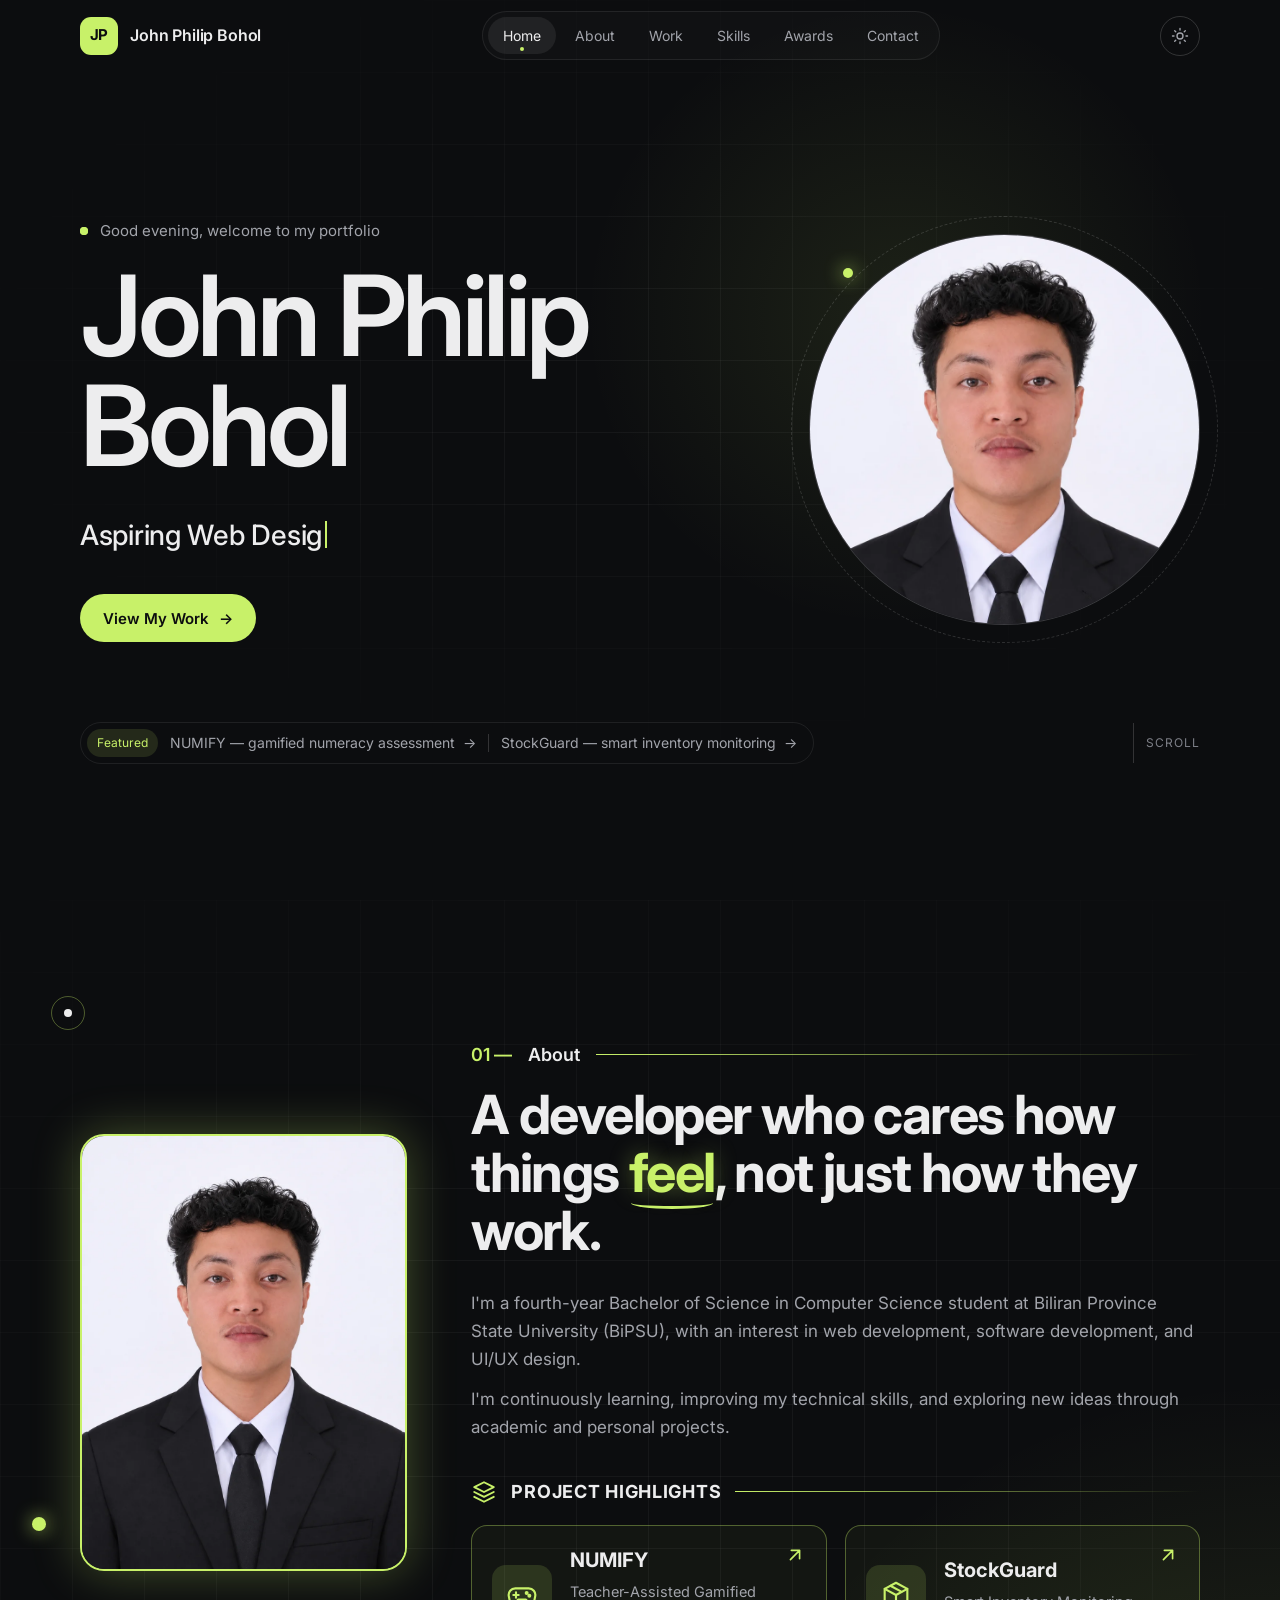
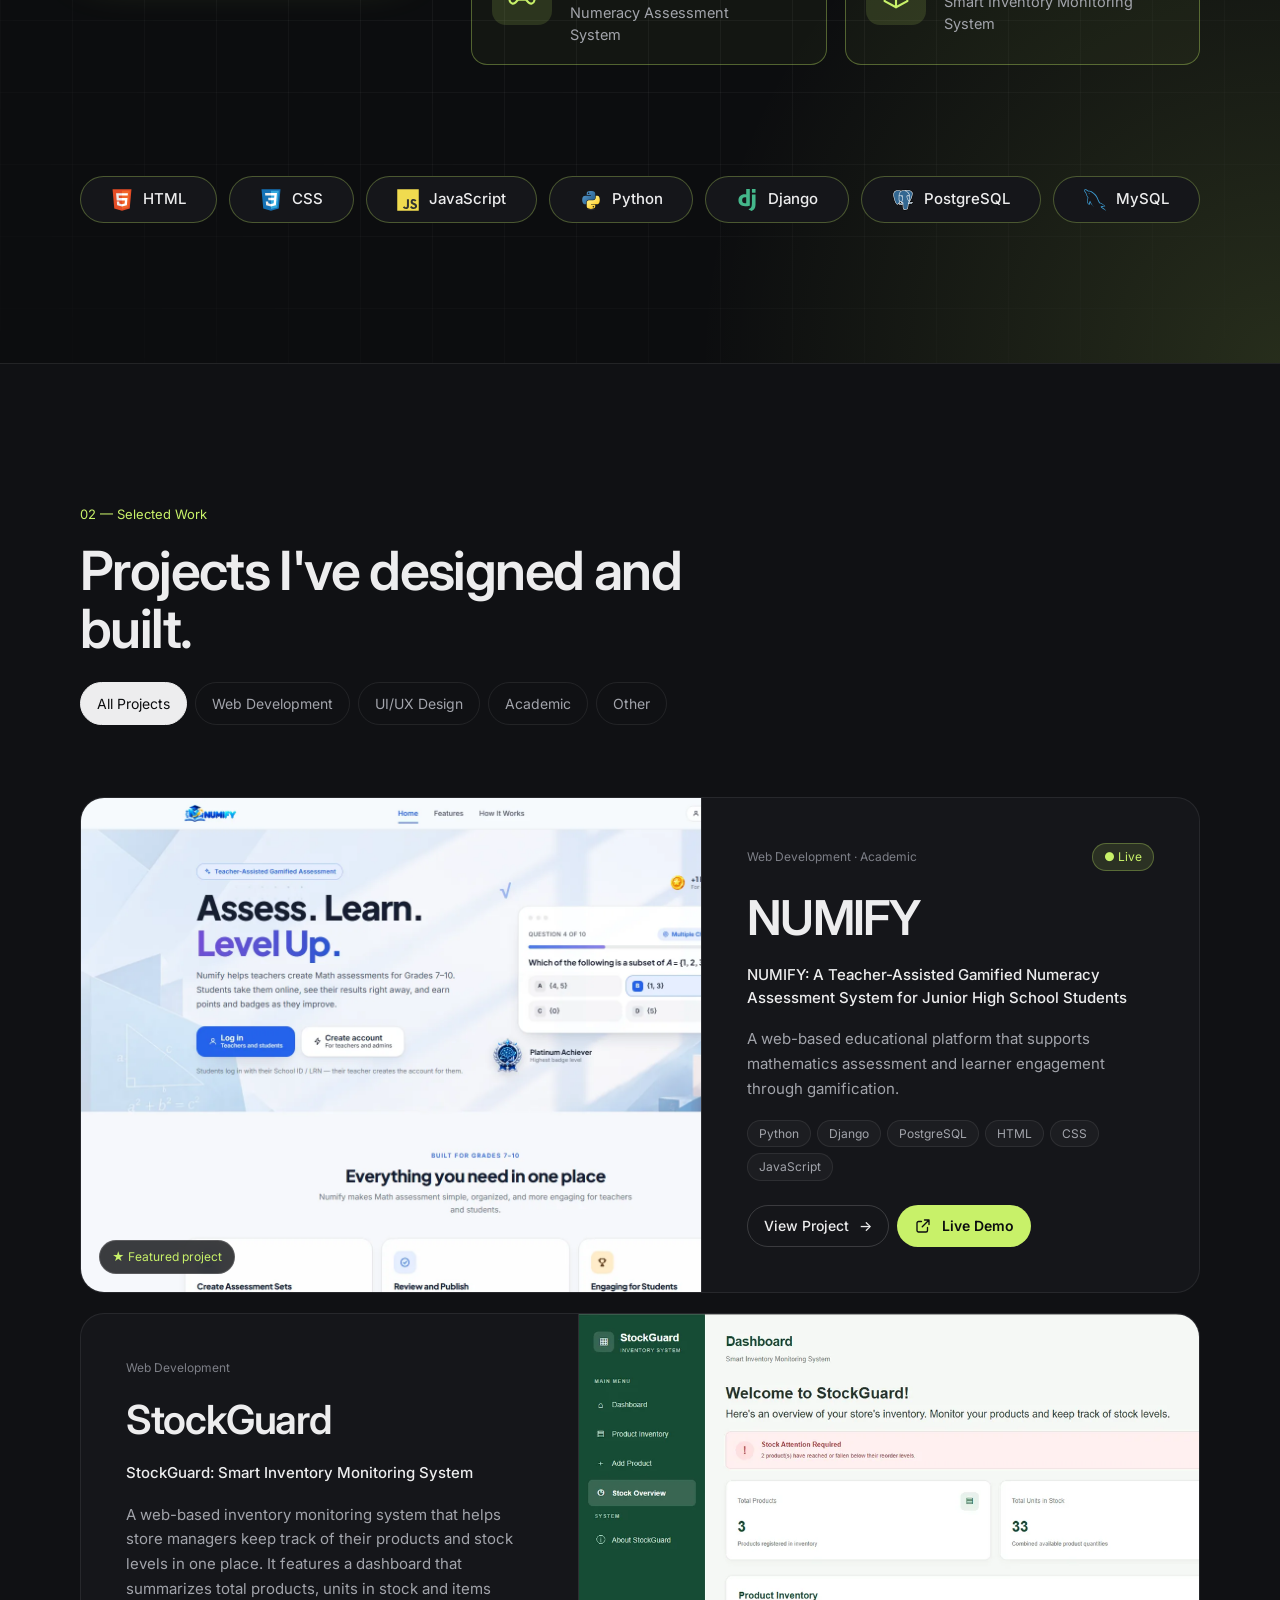
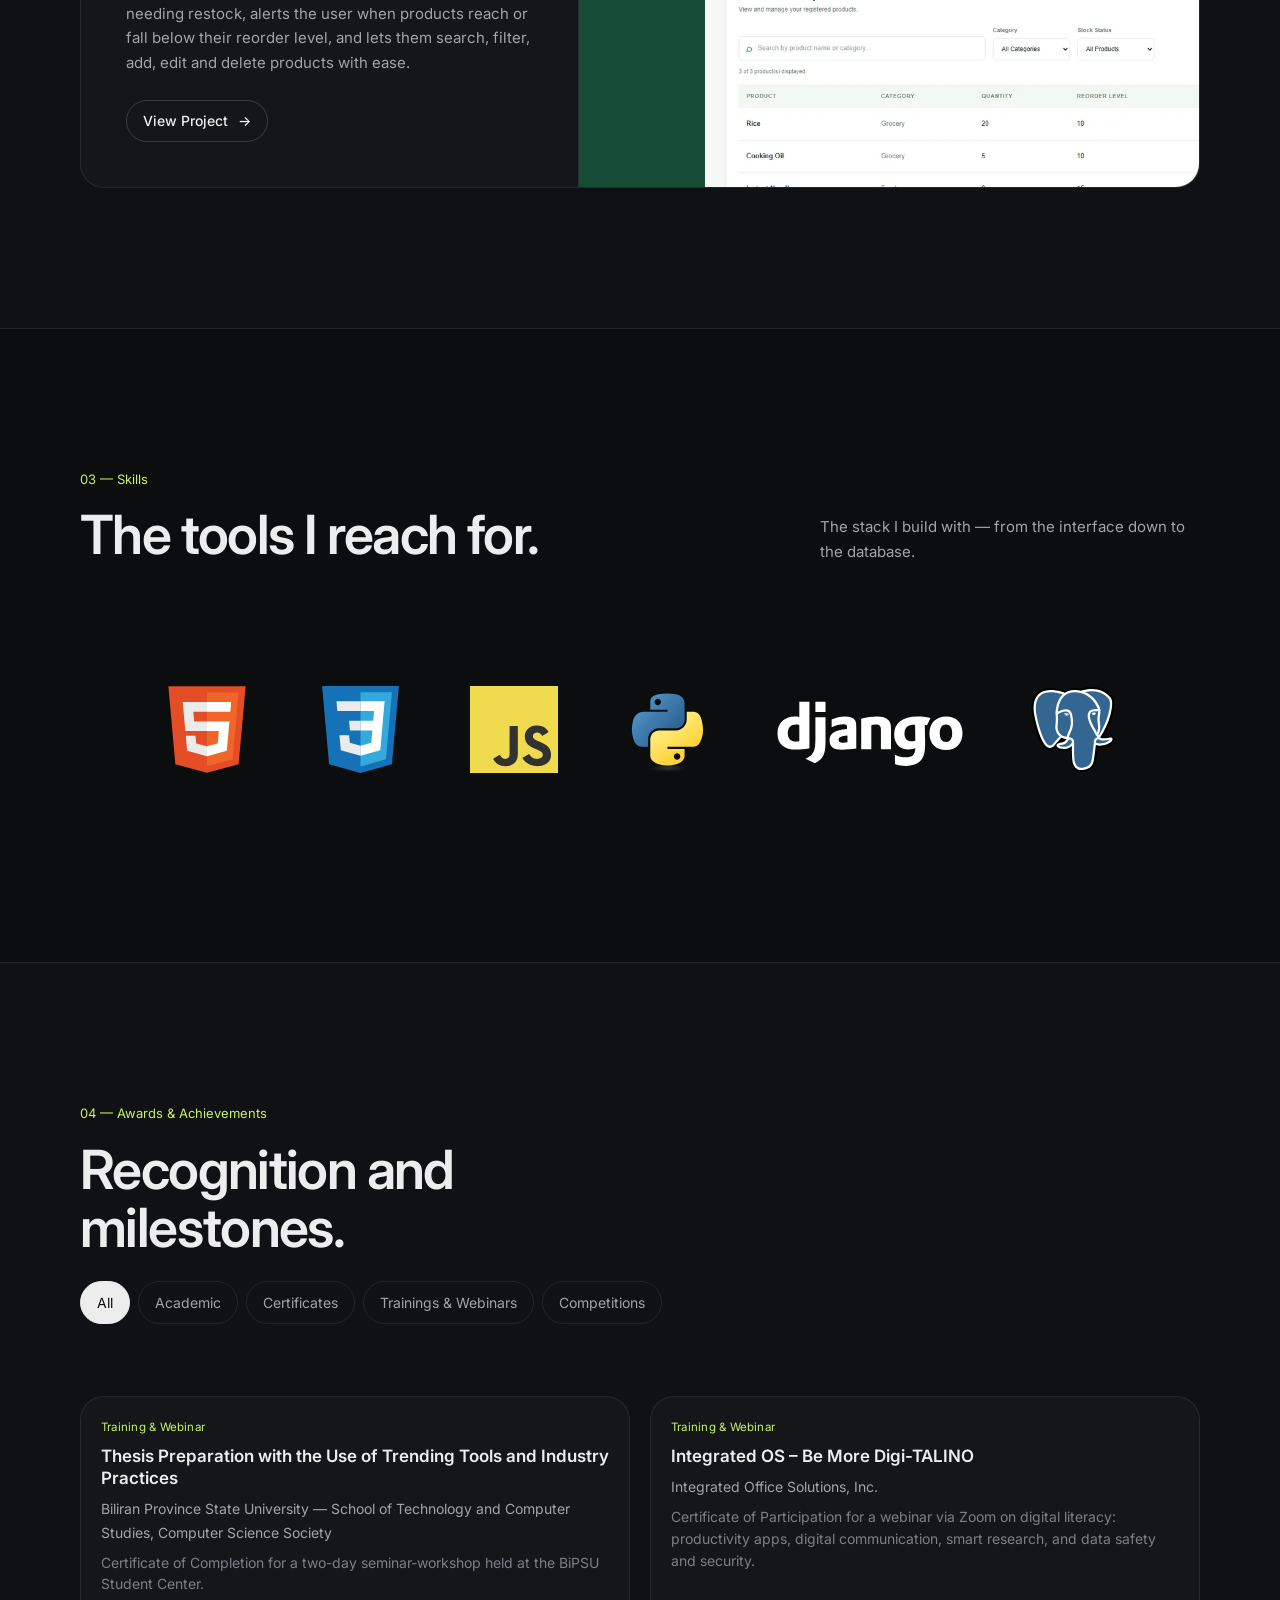
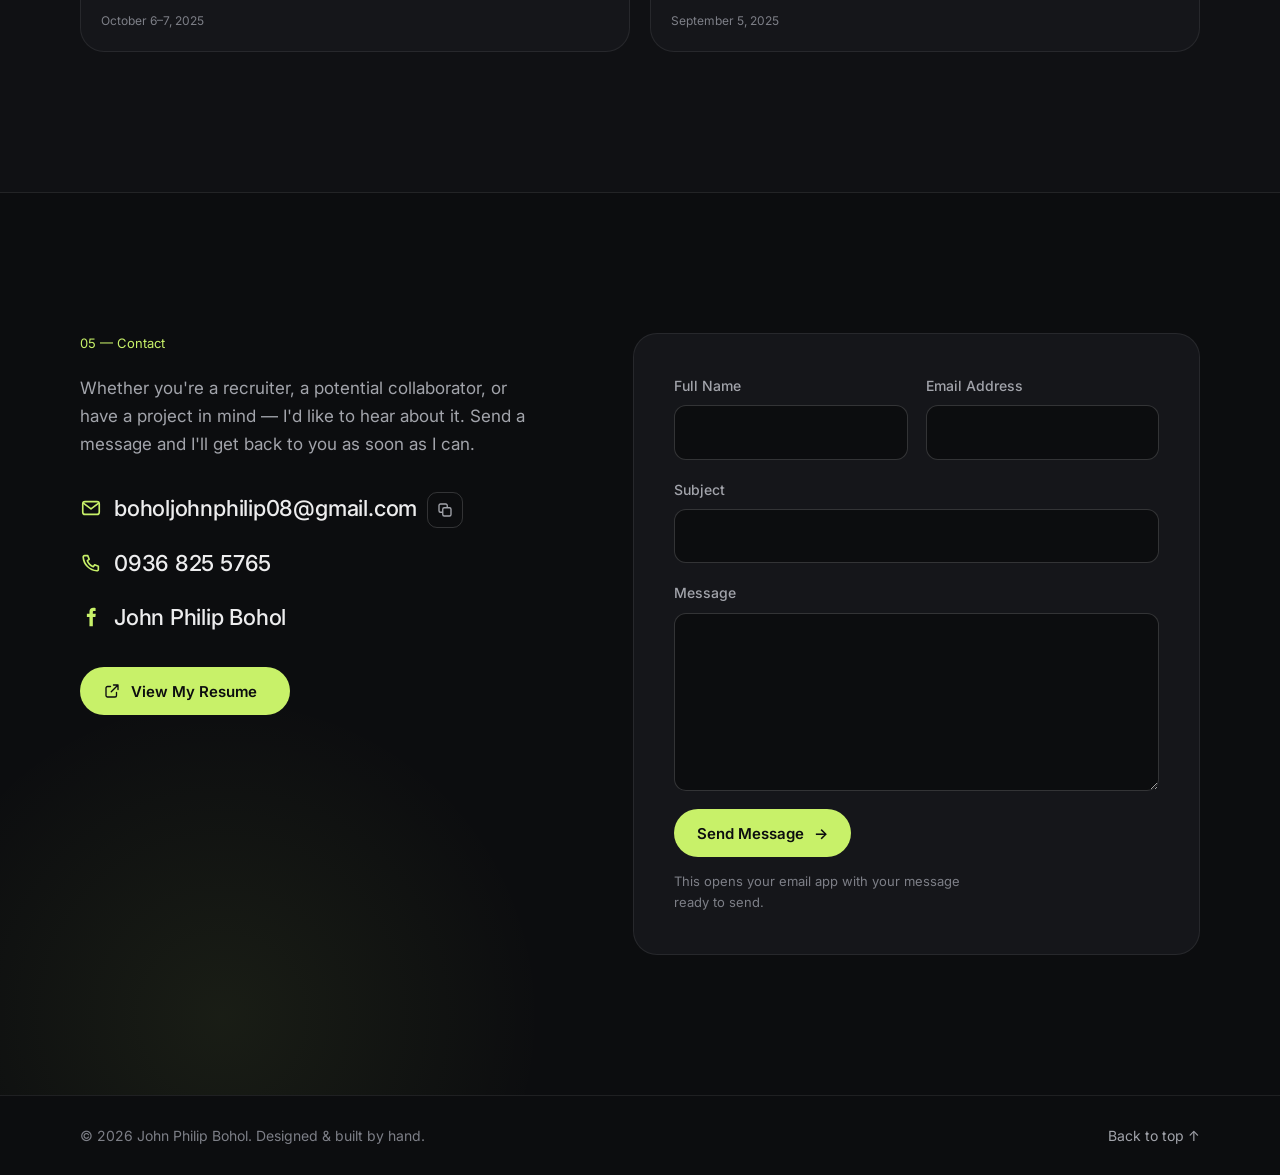
<file: philip/index.html>
<!doctype html>
<html lang="en">
<head>
  <meta charset="utf-8" />
  <meta name="viewport" content="width=device-width, initial-scale=1" />
  <title>John Philip Bohol — Web Designer &amp; UI/UX Designer</title>
  <meta name="description" content="Portfolio of John Philip Bohol, a web developer and UI/UX designer building clear, reliable web applications with Python, Django and PostgreSQL. Featured project: NUMIFY." />
  <meta name="theme-color" content="#0c0d0f" />
  <meta name="color-scheme" content="dark light" />
  <script>
    /* apply the saved theme before first paint to avoid a flash */
    try { if (localStorage.getItem("theme") === "light") document.documentElement.dataset.theme = "light"; } catch (e) {}
  </script>

  <!-- Open Graph / social preview -->
  <meta property="og:type" content="website" />
  <meta property="og:title" content="John Philip Bohol — Web Designer &amp; UI/UX Designer" />
  <meta property="og:description" content="Projects, skills and achievements of John Philip Bohol, including NUMIFY — a gamified numeracy assessment system." />
  <meta property="og:image" content="assets/img/projects/numify-og.jpg" />
  <meta name="twitter:card" content="summary_large_image" />

  <link rel="icon" href="assets/favicon.svg" type="image/svg+xml" />

  <link rel="preconnect" href="https://fonts.googleapis.com" />
  <link rel="preconnect" href="https://fonts.gstatic.com" crossorigin />
  <link href="https://fonts.googleapis.com/css2?family=Inter:wght@300;400;500;600;700&display=swap" rel="stylesheet" />

  <link rel="stylesheet" href="css/styles.css?v=2" />
</head>
<body>
  <a class="skip-link" href="#main">Skip to content</a>

  <!-- Thin bar at the very top that fills as the page scrolls -->
  <div class="scroll-progress" aria-hidden="true"><span id="scroll-progress"></span></div>

  <!-- Subtle cursor follower (desktop / fine pointers only) -->
  <div class="cursor" aria-hidden="true"><span class="cursor__dot"></span><span class="cursor__ring"></span></div>

  <!-- ============================ NAVIGATION ============================ -->
  <header class="nav" id="nav">
    <div class="container nav__inner">
      <a class="nav__logo" href="#home" aria-label="Back to top">
        <span class="nav__mono" data-bind="initials">JP</span>
        <span class="nav__name" data-bind="name">John Philip Bohol</span>
      </a>

      <nav class="nav__menu" id="nav-menu" aria-label="Primary">
        <ul class="nav__links">
          <li><a href="#home" class="nav__link" data-nav="home">Home</a></li>
          <li><a href="#about" class="nav__link" data-nav="about">About</a></li>
          <li><a href="#work" class="nav__link" data-nav="work">Work</a></li>
          <li><a href="#skills" class="nav__link" data-nav="skills">Skills</a></li>
          <li><a href="#awards" class="nav__link" data-nav="awards">Awards</a></li>
          <li><a href="#contact" class="nav__link" data-nav="contact">Contact</a></li>
        </ul>
        <a href="#contact" class="btn btn--primary btn--sm nav__cta-mobile">Get in touch</a>
      </nav>

      <div class="nav__actions">
        <button class="theme-toggle" id="theme-toggle" type="button" aria-label="Switch to light mode" title="Switch to light mode">
          <svg class="theme-toggle__sun" viewBox="0 0 24 24" aria-hidden="true"><circle cx="12" cy="12" r="4"/><path d="M12 2v2M12 20v2M4.93 4.93l1.41 1.41M17.66 17.66l1.41 1.41M2 12h2M20 12h2M4.93 19.07l1.41-1.41M17.66 6.34l1.41-1.41"/></svg>
          <svg class="theme-toggle__moon" viewBox="0 0 24 24" aria-hidden="true"><path d="M21 12.79A9 9 0 1 1 11.21 3 7 7 0 0 0 21 12.79z"/></svg>
        </button>
        <button class="nav__toggle" id="nav-toggle" type="button" aria-expanded="false" aria-controls="nav-menu" aria-label="Open menu">
          <span></span><span></span>
        </button>
      </div>
    </div>
  </header>

  <main id="main">
    <!-- ============================ HERO ============================ -->
    <section class="hero" id="home" aria-labelledby="hero-title">
      <div class="hero__grid-bg" aria-hidden="true"></div>
      <div class="hero__spot" aria-hidden="true"></div>

      <div class="container hero__inner">
        <div class="hero__content">
          <!-- greeting changes with the visitor's time of day -->
          <p class="hero__eyebrow hero__greeting"><span class="pulse" aria-hidden="true"></span><span id="greeting">Hello, welcome</span></p>
          <h1 class="hero__title" id="hero-title">
            <span class="line"><span class="line__inner" data-bind="name">John Philip Bohol</span></span>
          </h1>
          <!-- typing line: the phrases come from "roles" in js/data.js -->
          <p class="hero__role">
            <span class="sr-only" data-bind="roles-text">Aspiring Web Designer</span>
            <span class="rotator" id="role-rotator" aria-hidden="true">Aspiring Web Designer</span>
          </p>

          <div class="hero__ctas">
            <a href="#work" class="btn btn--primary">View My Work <span class="btn__arrow" aria-hidden="true">→</span></a>
            <a href="#contact" class="btn btn--ghost" id="cv-btn" hidden>
              <svg class="icon" aria-hidden="true"><use href="#i-download"/></svg>
              <span id="cv-label">Download CV</span>
            </a>
          </div>
        </div>

        <div class="hero__visual">
          <figure class="portrait">
            <div class="portrait__ring" aria-hidden="true"></div>
            <div class="portrait__frame">
              <img data-bind-src="profileImage" src="assets/img/profile.webp" alt="Portrait of John Philip Bohol" width="560" height="560" />
            </div>
          </figure>
        </div>
      </div>

      <div class="container hero__foot">
        <div class="hero__featured">
          <span class="hero__featured-label">Featured</span>
          <a href="#work" class="hero__featured-link">
            <span>NUMIFY — gamified numeracy assessment</span>
            <span class="btn__arrow" aria-hidden="true">→</span>
          </a>
          <span class="hero__featured-sep" aria-hidden="true"></span>
          <a href="#work" class="hero__featured-link">
            <span>StockGuard — smart inventory monitoring</span>
            <span class="btn__arrow" aria-hidden="true">→</span>
          </a>
        </div>
        <a href="#about" class="scroll-cue" aria-label="Scroll to About section">
          <span class="scroll-cue__line" aria-hidden="true"></span> Scroll
        </a>
      </div>
    </section>

    <!-- ============================ ABOUT ============================ -->
    <section class="section section--about" id="about" aria-labelledby="about-title">
      <!-- background: same grid as the homepage, plus two small glowing accents -->
      <div class="hero__grid-bg" aria-hidden="true"></div>
      <span class="about__orb about__orb--ring" aria-hidden="true"></span>
      <span class="about__orb about__orb--dot" aria-hidden="true"></span>

      <div class="container">
        <div class="about">
          <!-- Left column: profile photo -->
          <figure class="about__media reveal">
            <div class="about__photo">
              <img data-bind-src="profileImage" src="assets/img/profile.webp" alt="Photo of John Philip Bohol" width="900" height="1200" loading="lazy" />
            </div>
          </figure>

          <!-- Right column: heading, introduction, project highlights -->
          <div class="about__body">
            <header class="about__head reveal">
              <p class="section__index section__index--rule">01 — <span>About</span></p>
              <h2 class="section__title" id="about-title">A developer who cares how things <em class="about__feel">feel</em>, not just how they work.</h2>
            </header>

            <div class="about__text reveal">
              <p>
                I'm a fourth-year Bachelor of Science in Computer Science student at Biliran Province State University (BiPSU),
                with an interest in web development, software development, and UI/UX design.
              </p>
              <p>
                I'm continuously learning, improving my technical skills, and exploring new ideas through academic and personal projects.
              </p>
            </div>

            <h3 class="about__subhead reveal">
              <svg class="icon" aria-hidden="true"><use href="#i-layers"/></svg>
              Project Highlights
            </h3>
            <ul class="about__projects reveal">
              <li>
                <a class="mini-project" href="#work">
                  <span class="mini-project__icon"><svg class="icon" aria-hidden="true"><use href="#i-gamepad"/></svg></span>
                  <span>
                    <strong class="mini-project__title">NUMIFY</strong>
                    <span class="mini-project__text">Teacher-Assisted Gamified Numeracy Assessment System</span>
                  </span>
                  <svg class="icon mini-project__arrow" aria-hidden="true"><use href="#i-arrow-up-right"/></svg>
                </a>
              </li>
              <li>
                <a class="mini-project" href="#work">
                  <span class="mini-project__icon"><svg class="icon" aria-hidden="true"><use href="#i-box"/></svg></span>
                  <span>
                    <strong class="mini-project__title">StockGuard</strong>
                    <span class="mini-project__text">Smart Inventory Monitoring System</span>
                  </span>
                  <svg class="icon mini-project__arrow" aria-hidden="true"><use href="#i-arrow-up-right"/></svg>
                </a>
              </li>
            </ul>
          </div>

          <!-- Full width: technologies -->
          <div class="about__tech">
            <h3 class="about__subhead reveal">
              <svg class="icon" aria-hidden="true"><use href="#i-code"/></svg>
              Technologies I Use
            </h3>
            <ul class="tech-chips reveal" aria-label="Technologies I use">
              <li class="tech-chip"><img class="tech-chip__logo" src="assets/img/skills/html5.svg" alt="" width="22" height="22" loading="lazy" />HTML</li>
              <li class="tech-chip"><img class="tech-chip__logo" src="assets/img/skills/css3.svg" alt="" width="22" height="22" loading="lazy" />CSS</li>
              <li class="tech-chip"><img class="tech-chip__logo" src="assets/img/skills/javascript.svg" alt="" width="22" height="22" loading="lazy" />JavaScript</li>
              <li class="tech-chip"><img class="tech-chip__logo" src="assets/img/skills/python.svg" alt="" width="22" height="22" loading="lazy" />Python</li>
              <li class="tech-chip"><img class="tech-chip__logo" src="assets/img/skills/django-mark.svg" alt="" width="22" height="22" loading="lazy" />Django</li>
              <li class="tech-chip"><img class="tech-chip__logo" src="assets/img/skills/postgresql.svg" alt="" width="22" height="22" loading="lazy" />PostgreSQL</li>
              <li class="tech-chip"><img class="tech-chip__logo" src="assets/img/skills/mysql.svg" alt="" width="22" height="22" loading="lazy" />MySQL</li>
            </ul>
          </div>
        </div>
      </div>
    </section>

    <!-- ============================ WORK ============================ -->
    <section class="section section--alt" id="work" aria-labelledby="work-title">
      <div class="container">
        <header class="section__head section__head--split reveal">
          <div>
            <p class="section__index">02 — Selected Work</p>
            <h2 class="section__title" id="work-title">Projects I've designed and built.</h2>
          </div>
          <div class="filters" role="group" aria-label="Filter projects" id="project-filters">
            <button type="button" class="filter is-active" data-filter="all" aria-pressed="true">All Projects</button>
            <button type="button" class="filter" data-filter="web" aria-pressed="false">Web Development</button>
            <button type="button" class="filter" data-filter="uiux" aria-pressed="false">UI/UX Design</button>
            <button type="button" class="filter" data-filter="academic" aria-pressed="false">Academic</button>
            <button type="button" class="filter" data-filter="other" aria-pressed="false">Other</button>
          </div>
        </header>

        <div class="projects" id="projects" aria-live="polite">
          <!-- rendered from js/data.js -->
        </div>
        <p class="empty-state" id="projects-empty" hidden>No projects in this category yet — check back soon.</p>
      </div>
    </section>

    <!-- ============================ SKILLS ============================ -->
    <section class="section" id="skills" aria-labelledby="skills-title">
      <div class="container">
        <header class="section__head section__head--split reveal">
          <div>
            <p class="section__index">03 — Skills</p>
            <h2 class="section__title" id="skills-title">The tools I reach for.</h2>
          </div>
          <p class="section__aside">
            The stack I build with — from the interface down to the database.
          </p>
        </header>

        <ul class="tech-stack" id="skills-grid" aria-label="Technology stack">
          <!-- rendered from js/data.js -->
        </ul>
      </div>
    </section>

    <!-- ============================ AWARDS ============================ -->
    <section class="section section--alt" id="awards" aria-labelledby="awards-title">
      <div class="container">
        <header class="section__head section__head--split reveal">
          <div>
            <p class="section__index">04 — Awards &amp; Achievements</p>
            <h2 class="section__title" id="awards-title">Recognition and milestones.</h2>
          </div>
          <div class="filters" role="group" aria-label="Filter achievements" id="award-filters">
            <button type="button" class="filter is-active" data-filter="all" aria-pressed="true">All</button>
            <button type="button" class="filter" data-filter="academic" aria-pressed="false">Academic</button>
            <button type="button" class="filter" data-filter="certificate" aria-pressed="false">Certificates</button>
            <button type="button" class="filter" data-filter="training" aria-pressed="false">Trainings &amp; Webinars</button>
            <button type="button" class="filter" data-filter="competition" aria-pressed="false">Competitions</button>
          </div>
        </header>

        <div class="awards" id="awards-grid">
          <!-- rendered from js/data.js -->
        </div>
        <p class="empty-state" id="awards-empty" hidden>Nothing in this category yet.</p>
      </div>
    </section>

    <!-- ============================ CONTACT ============================ -->
    <section class="section contact" id="contact" aria-labelledby="contact-title">
      <div class="container contact__inner">
        <div class="contact__intro reveal">
          <h2 class="section__index" id="contact-title">05 — Contact</h2>
          <p class="contact__lead">
            Whether you're a recruiter, a potential collaborator, or have a project in mind — I'd like to hear about it.
            Send a message and I'll get back to you as soon as I can.
          </p>

          <div class="contact__lines" id="contact-lines">
            <div class="contact__row">
              <a class="contact__email" data-bind-href="mailto" href="mailto:boholjohnphilip08@gmail.com">
                <svg class="icon" aria-hidden="true"><use href="#i-mail"/></svg>
                <span data-bind="email">boholjohnphilip08@gmail.com</span>
              </a>
              <button class="copy-btn" id="copy-email" type="button" aria-label="Copy email address" title="Copy email">
                <svg class="icon" aria-hidden="true"><use href="#i-copy"/></svg>
              </button>
            </div>
            <a class="contact__email contact__phone" data-bind-href="tel" href="tel:+639368255765">
              <svg class="icon" aria-hidden="true"><use href="#i-phone"/></svg>
              <span data-bind="phone">0936 825 5765</span>
            </a>
            <!-- social profiles are appended here from js/data.js -->
          </div>

          <!-- Resume: replace this PDF in assets/ to update it -->
          <a class="btn btn--primary contact__cv" href="assets/John-Philip-Bohol-Resume.pdf" target="_blank" rel="noopener">
            <svg class="icon" aria-hidden="true"><use href="#i-external"/></svg>
            View My Resume<span class="sr-only"> (opens in new tab)</span>
          </a>
        </div>

        <form class="form reveal" id="contact-form" novalidate>
          <div class="form__row">
            <div class="field">
              <label for="f-name">Full Name</label>
              <input id="f-name" name="name" type="text" autocomplete="name" required minlength="2" aria-describedby="e-name" />
              <p class="field__error" id="e-name" aria-live="polite"></p>
            </div>
            <div class="field">
              <label for="f-email">Email Address</label>
              <input id="f-email" name="email" type="email" autocomplete="email" required aria-describedby="e-email" />
              <p class="field__error" id="e-email" aria-live="polite"></p>
            </div>
          </div>
          <div class="field">
            <label for="f-subject">Subject</label>
            <input id="f-subject" name="subject" type="text" required minlength="3" aria-describedby="e-subject" />
            <p class="field__error" id="e-subject" aria-live="polite"></p>
          </div>
          <div class="field">
            <label for="f-message">Message</label>
            <textarea id="f-message" name="message" rows="6" required minlength="10" aria-describedby="e-message"></textarea>
            <p class="field__error" id="e-message" aria-live="polite"></p>
          </div>

          <div class="form__foot">
            <button type="submit" class="btn btn--primary" id="form-submit">
              <span class="btn__label">Send Message</span>
              <span class="btn__arrow" aria-hidden="true">→</span>
            </button>
            <p class="form__note" id="form-note"></p>
          </div>
          <div class="form__status" id="form-status" role="status" aria-live="polite" hidden></div>
        </form>
      </div>
    </section>
  </main>

  <!-- ============================ FOOTER ============================ -->
  <footer class="footer">
    <div class="container footer__inner">
      <p>© <span id="year">2026</span> <span data-bind="name">John Philip Bohol</span>. Designed &amp; built by hand.</p>
      <a href="#home" class="footer__top">Back to top <span aria-hidden="true">↑</span></a>
    </div>
  </footer>

  <!-- ============================ MODALS ============================ -->
  <dialog class="modal modal--project" id="project-modal" aria-labelledby="pm-title">
    <div class="modal__panel">
      <button class="modal__close" type="button" data-close aria-label="Close project details">
        <svg class="icon" aria-hidden="true"><use href="#i-close"/></svg>
      </button>
      <div class="modal__content" id="project-modal-content"></div>
    </div>
  </dialog>

  <dialog class="modal modal--lightbox" id="award-modal" aria-labelledby="am-title">
    <div class="modal__panel">
      <button class="modal__close" type="button" data-close aria-label="Close certificate preview">
        <svg class="icon" aria-hidden="true"><use href="#i-close"/></svg>
      </button>
      <div class="modal__content" id="award-modal-content"></div>
    </div>
  </dialog>

  <!-- ============================ ICON SPRITE ============================ -->
  <svg width="0" height="0" style="position:absolute" aria-hidden="true">
    <defs>
      <symbol id="i-download" viewBox="0 0 24 24" fill="none" stroke="currentColor" stroke-width="1.8" stroke-linecap="round" stroke-linejoin="round"><path d="M12 4v11m0 0l-4.5-4.5M12 15l4.5-4.5M5 19h14"/></symbol>
      <symbol id="i-mail" viewBox="0 0 24 24" fill="none" stroke="currentColor" stroke-width="1.8" stroke-linecap="round" stroke-linejoin="round"><rect x="3" y="5" width="18" height="14" rx="2.5"/><path d="M4 7l8 6 8-6"/></symbol>
      <symbol id="i-phone" viewBox="0 0 24 24" fill="none" stroke="currentColor" stroke-width="1.8" stroke-linecap="round" stroke-linejoin="round"><path d="M5 4h3.5l1.5 4-2 1.5a11 11 0 006.5 6.5L16 14l4 1.5V19a1.5 1.5 0 01-1.6 1.5A16 16 0 013.5 5.6 1.5 1.5 0 015 4z"/></symbol>
      <symbol id="i-close" viewBox="0 0 24 24" fill="none" stroke="currentColor" stroke-width="1.8" stroke-linecap="round"><path d="M6 6l12 12M18 6L6 18"/></symbol>
      <symbol id="i-external" viewBox="0 0 24 24" fill="none" stroke="currentColor" stroke-width="1.8" stroke-linecap="round" stroke-linejoin="round"><path d="M14 4h6v6M20 4l-9 9M18 14v4a2 2 0 01-2 2H6a2 2 0 01-2-2V8a2 2 0 012-2h4"/></symbol>
      <symbol id="i-github" viewBox="0 0 24 24" fill="currentColor"><path d="M12 2a10 10 0 00-3.16 19.49c.5.09.68-.22.68-.48v-1.7c-2.78.6-3.37-1.34-3.37-1.34-.45-1.16-1.11-1.47-1.11-1.47-.91-.62.07-.6.07-.6 1 .07 1.53 1.03 1.53 1.03.9 1.52 2.34 1.08 2.91.83.09-.65.35-1.08.63-1.33-2.22-.25-4.55-1.11-4.55-4.94 0-1.09.39-1.98 1.03-2.68-.1-.25-.45-1.27.1-2.64 0 0 .84-.27 2.75 1.02a9.58 9.58 0 015 0c1.91-1.29 2.75-1.02 2.75-1.02.55 1.37.2 2.39.1 2.64.64.7 1.03 1.59 1.03 2.68 0 3.84-2.34 4.68-4.57 4.93.36.31.68.92.68 1.85v2.74c0 .27.18.58.69.48A10 10 0 0012 2z"/></symbol>
      <symbol id="i-linkedin" viewBox="0 0 24 24" fill="currentColor"><path d="M4.98 3.5a2.5 2.5 0 11-.01 5 2.5 2.5 0 01.01-5zM3 9h4v12H3V9zm7 0h3.8v1.7h.05c.53-1 1.83-2.05 3.77-2.05 4.03 0 4.78 2.65 4.78 6.1V21h-4v-5.5c0-1.31-.02-3-1.83-3-1.83 0-2.11 1.43-2.11 2.9V21h-4V9z"/></symbol>
      <symbol id="i-facebook" viewBox="0 0 24 24" fill="currentColor"><path d="M14 8.5V6.8c0-.8.2-1.3 1.4-1.3H17V2.2c-.3 0-1.3-.2-2.5-.2-2.5 0-4.2 1.5-4.2 4.3v2.2H7.5V12h2.8v10H14V12h2.8l.4-3.5H14z"/></symbol>
      <symbol id="i-x" viewBox="0 0 24 24" fill="currentColor"><path d="M17.5 3h3.1l-6.8 7.8L22 21h-6.3l-4.9-6.4L5.2 21H2.1l7.3-8.3L1.6 3H8l4.4 5.9L17.5 3zm-1.1 16.2h1.7L7.2 4.7H5.4l11 14.5z"/></symbol>
      <symbol id="i-instagram" viewBox="0 0 24 24" fill="none" stroke="currentColor" stroke-width="1.8"><rect x="3" y="3" width="18" height="18" rx="5"/><circle cx="12" cy="12" r="4"/><circle cx="17.5" cy="6.5" r="1" fill="currentColor" stroke="none"/></symbol>
      <symbol id="i-layout" viewBox="0 0 24 24" fill="none" stroke="currentColor" stroke-width="1.6" stroke-linejoin="round"><rect x="3" y="4" width="18" height="16" rx="2"/><path d="M3 9h18M9 9v11"/></symbol>
      <symbol id="i-server" viewBox="0 0 24 24" fill="none" stroke="currentColor" stroke-width="1.6" stroke-linecap="round"><rect x="3" y="4" width="18" height="7" rx="2"/><rect x="3" y="13" width="18" height="7" rx="2"/><path d="M7 7.5h.01M7 16.5h.01M11 7.5h6M11 16.5h6"/></symbol>
      <symbol id="i-database" viewBox="0 0 24 24" fill="none" stroke="currentColor" stroke-width="1.6"><ellipse cx="12" cy="5.5" rx="8" ry="2.8"/><path d="M4 5.5v13c0 1.55 3.58 2.8 8 2.8s8-1.25 8-2.8v-13M4 12c0 1.55 3.58 2.8 8 2.8s8-1.25 8-2.8"/></symbol>
      <symbol id="i-tools" viewBox="0 0 24 24" fill="none" stroke="currentColor" stroke-width="1.6" stroke-linecap="round" stroke-linejoin="round"><path d="M8 8L4 12l4 4M16 8l4 4-4 4M13.5 5l-3 14"/></symbol>
      <symbol id="i-spark" viewBox="0 0 24 24" fill="none" stroke="currentColor" stroke-width="1.6" stroke-linejoin="round"><path d="M12 3l1.9 5.6L19.5 10.5l-5.6 1.9L12 18l-1.9-5.6L4.5 10.5l5.6-1.9L12 3zM19 16l.8 2.2 2.2.8-2.2.8L19 22l-.8-2.2-2.2-.8 2.2-.8L19 16z"/></symbol>
      <symbol id="i-education" viewBox="0 0 24 24" fill="none" stroke="currentColor" stroke-width="1.6" stroke-linejoin="round"><path d="M2 9l10-5 10 5-10 5L2 9z"/><path d="M6 11v5c0 1.5 2.7 3 6 3s6-1.5 6-3v-5M22 9v6"/></symbol>
      <symbol id="i-layers" viewBox="0 0 24 24" fill="none" stroke="currentColor" stroke-width="1.8" stroke-linecap="round" stroke-linejoin="round"><path d="M12 3l9 4.5-9 4.5-9-4.5L12 3z"/><path d="M3 12l9 4.5 9-4.5M3 16.5L12 21l9-4.5"/></symbol>
      <symbol id="i-gamepad" viewBox="0 0 24 24" fill="none" stroke="currentColor" stroke-width="1.6" stroke-linecap="round" stroke-linejoin="round"><path d="M7 7h10a5 5 0 014.9 6l-.7 3.4a2.5 2.5 0 01-4.3 1.2L15 15.5H9l-1.9 2.1a2.5 2.5 0 01-4.3-1.2L2.1 13A5 5 0 017 7z"/><path d="M7.5 10v4M5.5 12h4"/><circle cx="15.5" cy="10.5" r=".7" fill="currentColor"/><circle cx="17.5" cy="12.5" r=".7" fill="currentColor"/></symbol>
      <symbol id="i-box" viewBox="0 0 24 24" fill="none" stroke="currentColor" stroke-width="1.6" stroke-linecap="round" stroke-linejoin="round"><path d="M12 2.8l8.5 4.6v9.2L12 21.2l-8.5-4.6V7.4L12 2.8z"/><path d="M3.5 7.4L12 12l8.5-4.6M12 12v9.2M7.8 5.1l8.5 4.6"/></symbol>
      <symbol id="i-arrow-up-right" viewBox="0 0 24 24" fill="none" stroke="currentColor" stroke-width="1.8" stroke-linecap="round" stroke-linejoin="round"><path d="M7 17L17 7M8 7h9v9"/></symbol>
      <symbol id="i-code" viewBox="0 0 24 24" fill="none" stroke="currentColor" stroke-width="1.8" stroke-linecap="round" stroke-linejoin="round"><path d="M8.5 7.5L4 12l4.5 4.5M15.5 7.5L20 12l-4.5 4.5M13.5 5l-3 14"/></symbol>
      <symbol id="i-search" viewBox="0 0 24 24" fill="none" stroke="currentColor" stroke-width="1.8" stroke-linecap="round"><circle cx="11" cy="11" r="7"/><path d="M20 20l-3.5-3.5"/></symbol>
      <symbol id="i-copy" viewBox="0 0 24 24" fill="none" stroke="currentColor" stroke-width="1.8" stroke-linejoin="round"><rect x="9" y="9" width="11" height="11" rx="2"/><path d="M15 9V6a2 2 0 00-2-2H6a2 2 0 00-2 2v7a2 2 0 002 2h3"/></symbol>
      <symbol id="i-arrow-up" viewBox="0 0 24 24" fill="none" stroke="currentColor" stroke-width="1.8" stroke-linecap="round" stroke-linejoin="round"><path d="M12 19V5M5 12l7-7 7 7"/></symbol>
      <symbol id="i-compass" viewBox="0 0 24 24" fill="none" stroke="currentColor" stroke-width="1.6" stroke-linejoin="round"><circle cx="12" cy="12" r="9"/><path d="M15.5 8.5l-2 5-5 2 2-5 5-2z"/></symbol>
      <symbol id="i-target" viewBox="0 0 24 24" fill="none" stroke="currentColor" stroke-width="1.6"><circle cx="12" cy="12" r="9"/><circle cx="12" cy="12" r="5"/><circle cx="12" cy="12" r="1.2" fill="currentColor"/></symbol>
      <symbol id="i-expand" viewBox="0 0 24 24" fill="none" stroke="currentColor" stroke-width="1.8" stroke-linecap="round" stroke-linejoin="round"><path d="M15 3h6v6M9 21H3v-6M21 3l-7 7M3 21l7-7"/></symbol>
    </defs>
  </svg>


  <!-- Back to top -->
  <button class="to-top" id="to-top" type="button" aria-label="Back to top" title="Back to top">
    <svg class="icon" aria-hidden="true"><use href="#i-arrow-up"/></svg>
  </button>

  <!-- Small confirmation message (e.g. "Email copied") -->
  <div class="toast" id="toast" role="status" aria-live="polite"></div>

  <script src="js/data.js?v=2"></script>
  <script src="js/main.js?v=2"></script>
</body>
</html>
</file>
<file: philip/css/styles.css>
/* =============================================================================
   Portfolio — styles
   1. Tokens   2. Base   3. Utilities   4. Buttons/Chips   5. Nav
   6. Hero     7. Sections   8. About   9. Projects   10. Skills
   11. Awards  12. Contact/Form   13. Footer   14. Modals   15. Cursor
   16. Motion  17. Responsive
   ========================================================================== */

/* 1. TOKENS ---------------------------------------------------------------- */
:root {
  --bg: #0c0d0f;
  --bg-alt: #101114;
  --surface: #15161a;
  --surface-2: #1b1c21;
  --line: rgba(255, 255, 255, 0.08);
  --line-strong: rgba(255, 255, 255, 0.16);
  --text: #ededee;
  --muted: #a2a4ab;
  --dim: #7d7f87;
  --accent: #c8f169;
  --accent-soft: rgba(200, 241, 105, 0.12);
  --accent-ink: #0c0d0f;
  --danger: #ff8a7a;
  --success: #c8f169;
  --accent-rgb: 200, 241, 105;  /* accent as r,g,b for translucent glows */
  --accent-sweep: #e0ff95;      /* primary button hover fill */
  --tint-rgb: 255, 255, 255;    /* faint overlays on surfaces */
  --glass-rgb: 12, 13, 15;      /* frosted panels / scrims */
  color-scheme: dark;

  /* one typeface across the whole site */
  --font-body: "Inter", system-ui, -apple-system, "Segoe UI", sans-serif;
  --font-display: var(--font-body);
  --font-mono: var(--font-body);

  --radius-sm: 10px;
  --radius: 16px;
  --radius-lg: 24px;

  --gutter: clamp(16px, 4vw, 40px);
  --section-y: clamp(80px, 11vw, 140px);
  --nav-h: 72px;

  --ease: cubic-bezier(0.22, 1, 0.36, 1);
  --ease-in-out: cubic-bezier(0.65, 0, 0.35, 1);
}

/* Light theme — toggled from the header (see setupTheme in main.js) */
:root[data-theme="light"] {
  --bg: #f6f6f2;
  --bg-alt: #eeeee8;
  --surface: #ffffff;
  --surface-2: #f1f1ec;
  --line: rgba(12, 13, 15, 0.09);
  --line-strong: rgba(12, 13, 15, 0.18);
  --text: #111215;
  --muted: #4f525a;
  --dim: #6a6d75;
  --accent: #4d7c0f;
  --accent-soft: rgba(77, 124, 15, 0.1);
  --accent-ink: #ffffff;
  --danger: #c2410c;
  --success: #4d7c0f;
  --accent-rgb: 101, 163, 13;
  --accent-sweep: #3f6a0a;
  --tint-rgb: 12, 13, 15;
  --glass-rgb: 255, 255, 255;
  color-scheme: light;
}

/* 2. BASE ------------------------------------------------------------------ */
*, *::before, *::after { box-sizing: border-box; }

html {
  scroll-behavior: smooth;
  scroll-padding-top: calc(var(--nav-h) + 8px);
  -webkit-text-size-adjust: 100%;
}

body {
  margin: 0;
  background: var(--bg);
  color: var(--text);
  font-family: var(--font-body);
  font-size: 16px;
  line-height: 1.65;
  -webkit-font-smoothing: antialiased;
  -moz-osx-font-smoothing: grayscale;
  overflow-x: hidden;
  text-rendering: optimizeLegibility;
}

[hidden] { display: none !important; }
img, svg { display: block; max-width: 100%; }
img { height: auto; }

a { color: inherit; text-decoration: none; }
button { font: inherit; color: inherit; background: none; border: 0; padding: 0; cursor: pointer; }
ul { list-style: none; margin: 0; padding: 0; }
h1, h2, h3, h4, p, figure { margin: 0; }

::selection { background: var(--accent); color: var(--accent-ink); }

:focus-visible {
  outline: 2px solid var(--accent);
  outline-offset: 3px;
  border-radius: 6px;
}

.icon { width: 18px; height: 18px; flex: none; }

/* 3. UTILITIES ------------------------------------------------------------- */
.container {
  width: 100%;
  max-width: 1200px;
  margin-inline: auto;
  padding-inline: var(--gutter);
}

.sr-only {
  position: absolute !important;
  width: 1px; height: 1px;
  padding: 0; margin: -1px;
  overflow: hidden; clip: rect(0 0 0 0);
  white-space: nowrap; border: 0;
}

.skip-link {
  position: fixed;
  top: 12px; left: 12px;
  z-index: 200;
  padding: 10px 16px;
  background: var(--accent);
  color: var(--accent-ink);
  border-radius: 8px;
  font-weight: 600;
  transform: translateY(-150%);
  transition: transform 0.2s var(--ease);
}
.skip-link:focus { transform: translateY(0); }

.eyebrow {
  font-family: var(--font-mono);
  font-size: 13px;
  letter-spacing: 0.04em;
  color: var(--muted);
  display: inline-flex;
  align-items: center;
  gap: 10px;
}

.link {
  color: var(--text);
  background-image: linear-gradient(var(--accent), var(--accent));
  background-size: 100% 1px;
  background-position: 0 100%;
  background-repeat: no-repeat;
  transition: background-size 0.3s var(--ease), color 0.2s;
}
.link:hover { color: var(--accent); }

.empty-state {
  margin-top: 24px;
  padding: 32px;
  text-align: center;
  color: var(--muted);
  border: 1px dashed var(--line-strong);
  border-radius: var(--radius);
}

/* 4. BUTTONS / CHIPS ------------------------------------------------------- */
.btn {
  --btn-bg: transparent;
  --btn-fg: var(--text);
  --btn-bd: transparent;
  position: relative;
  display: inline-flex;
  align-items: center;
  justify-content: center;
  gap: 10px;
  min-height: 48px;
  padding: 0 22px;
  border-radius: 999px;
  border: 1px solid var(--btn-bd);
  background: var(--btn-bg);
  color: var(--btn-fg);
  font-weight: 500;
  font-size: 15px;
  line-height: 1;
  white-space: nowrap;
  overflow: hidden;
  isolation: isolate;
  transition: transform 0.25s var(--ease), border-color 0.25s, color 0.25s, background-color 0.25s;
}
.btn::before {
  /* fill sweep */
  content: "";
  position: absolute;
  inset: 0;
  z-index: -1;
  background: var(--btn-sweep, rgba(var(--tint-rgb), 0.06));
  transform: translateY(101%);
  transition: transform 0.4s var(--ease);
  border-radius: inherit;
}
.btn:hover::before { transform: translateY(0); }
.btn:active { transform: scale(0.97); }

.btn__arrow { display: inline-block; transition: transform 0.3s var(--ease); }
.btn:hover .btn__arrow { transform: translateX(4px); }

.btn--primary { --btn-bg: var(--accent); --btn-fg: var(--accent-ink); --btn-sweep: var(--accent-sweep); font-weight: 600; }
.btn--outline { --btn-bd: var(--line-strong); }
.btn--outline:hover { --btn-bd: rgba(var(--tint-rgb), 0.32); }
.btn--ghost { --btn-fg: var(--muted); padding-inline: 14px; }
.btn--ghost:hover { --btn-fg: var(--text); }
.btn--sm { min-height: 40px; padding: 0 18px; font-size: 14px; }
.btn[aria-disabled="true"] { opacity: 0.5; pointer-events: none; }

.chip {
  display: inline-flex;
  align-items: center;
  gap: 6px;
  padding: 5px 11px;
  border-radius: 999px;
  border: 1px solid var(--line);
  background: rgba(var(--tint-rgb), 0.03);
  color: var(--muted);
  font-family: var(--font-mono);
  font-size: 12px;
  line-height: 1.3;
  white-space: nowrap;
}
.chip--accent { color: var(--accent); border-color: rgba(var(--accent-rgb), 0.3); background: var(--accent-soft); }

.badge-numify {
  display: inline-block;
  padding: 1px 7px;
  border-radius: 6px;
  background: var(--accent-soft);
  color: var(--accent);
  font-family: var(--font-mono);
  font-size: 11px;
  letter-spacing: 0.04em;
  vertical-align: 1px;
}

/* 5. NAV ------------------------------------------------------------------- */
.nav {
  position: fixed;
  inset: 0 0 auto 0;
  z-index: 100;
  height: var(--nav-h);
  transition: background-color 0.35s, border-color 0.35s, backdrop-filter 0.35s;
  border-bottom: 1px solid transparent;
}
.nav.is-scrolled {
  background: rgba(var(--glass-rgb), 0.72);
  backdrop-filter: blur(14px) saturate(140%);
  -webkit-backdrop-filter: blur(14px) saturate(140%);
  border-bottom-color: var(--line);
}
.nav__inner {
  height: 100%;
  display: flex;
  align-items: center;
  justify-content: space-between;
  gap: 24px;
}

.nav__logo { display: inline-flex; align-items: center; gap: 12px; font-weight: 600; }
.nav__mono {
  display: grid;
  place-items: center;
  width: 38px; height: 38px;
  border-radius: 11px;
  background: var(--accent);
  color: var(--accent-ink);
  font-family: var(--font-display);
  font-weight: 700;
  font-size: 15px;
  letter-spacing: -0.02em;
  transition: transform 0.4s var(--ease), border-radius 0.4s var(--ease);
}
.nav__logo:hover .nav__mono { transform: rotate(-8deg); border-radius: 50%; }
.nav__name { font-family: var(--font-display); letter-spacing: -0.01em; }

.nav__links {
  display: flex;
  align-items: center;
  gap: 4px;
  padding: 5px;
  border-radius: 999px;
  border: 1px solid var(--line);
  background: rgba(var(--tint-rgb), 0.02);
}
.nav__link {
  position: relative;
  display: block;
  padding: 7px 15px;
  border-radius: 999px;
  font-size: 14px;
  color: var(--muted);
  transition: color 0.25s, background-color 0.25s;
}
.nav__link:hover { color: var(--text); }
.nav__link.is-active { color: var(--text); background: rgba(var(--tint-rgb), 0.07); }
.nav__link.is-active::after {
  content: "";
  position: absolute;
  left: 50%; bottom: 3px;
  width: 4px; height: 4px;
  margin-left: -2px;
  border-radius: 50%;
  background: var(--accent);
}

.nav__actions { display: flex; align-items: center; gap: 12px; }

.theme-toggle {
  position: relative;
  display: grid;
  place-items: center;
  width: 40px; height: 40px;
  border-radius: 50%;
  border: 1px solid var(--line-strong);
  color: var(--muted);
  transition: color 0.25s, border-color 0.25s, background-color 0.25s, transform 0.4s var(--ease);
}
.theme-toggle:hover { color: var(--text); border-color: var(--text); background: rgba(var(--tint-rgb), 0.05); }
.theme-toggle:active { transform: scale(0.94); }
.theme-toggle svg {
  position: absolute;
  width: 18px; height: 18px;
  fill: none;
  stroke: currentColor;
  stroke-width: 1.8;
  stroke-linecap: round;
  stroke-linejoin: round;
  transition: opacity 0.3s, transform 0.5s var(--ease);
}
/* dark theme shows the sun (switch to light); light theme shows the moon */
.theme-toggle__moon { opacity: 0; transform: rotate(-90deg) scale(0.6); }
[data-theme="light"] .theme-toggle__sun { opacity: 0; transform: rotate(90deg) scale(0.6); }
[data-theme="light"] .theme-toggle__moon { opacity: 1; transform: none; }
.nav__cta-mobile { display: none; }

.nav__toggle {
  display: none;
  position: relative;
  width: 44px; height: 44px;
  border-radius: 12px;
  border: 1px solid var(--line-strong);
}
.nav__toggle span {
  position: absolute;
  left: 13px; right: 13px;
  height: 1.5px;
  background: var(--text);
  border-radius: 2px;
  transition: transform 0.35s var(--ease), top 0.35s var(--ease);
}
.nav__toggle span:nth-child(1) { top: 17px; }
.nav__toggle span:nth-child(2) { top: 25px; }
.nav__toggle[aria-expanded="true"] span:nth-child(1) { top: 21px; transform: rotate(45deg); }
.nav__toggle[aria-expanded="true"] span:nth-child(2) { top: 21px; transform: rotate(-45deg); }

/* 6. HERO ------------------------------------------------------------------ */
.hero {
  position: relative;
  min-height: 100svh;
  display: flex;
  flex-direction: column;
  justify-content: center;
  padding-top: calc(var(--nav-h) + 40px);
  padding-bottom: 32px;
  overflow: hidden;
}
.hero__grid-bg {
  position: absolute;
  inset: 0;
  background-image:
    linear-gradient(var(--line) 1px, transparent 1px),
    linear-gradient(90deg, var(--line) 1px, transparent 1px);
  background-size: 72px 72px;
  mask-image: radial-gradient(ellipse 70% 60% at 50% 40%, #000 20%, transparent 75%);
  -webkit-mask-image: radial-gradient(ellipse 70% 60% at 50% 40%, #000 20%, transparent 75%);
  opacity: 0.55;
  pointer-events: none;
}
.hero__spot {
  /* follows the cursor (see main.js); falls back to a static glow */
  --x: 70%;
  --y: 35%;
  position: absolute;
  inset: 0;
  background: radial-gradient(520px circle at var(--x) var(--y), rgba(var(--accent-rgb), 0.09), transparent 60%);
  pointer-events: none;
  transition: background-position 0.2s;
}

.hero__inner {
  position: relative;
  display: grid;
  grid-template-columns: minmax(0, 1.25fr) minmax(0, 0.75fr);
  align-items: center;
  gap: clamp(40px, 6vw, 96px);
}

.hero__eyebrow { margin-bottom: 18px; }
.pulse {
  position: relative;
  width: 8px; height: 8px;
  border-radius: 50%;
  background: var(--accent);
}
.pulse::after {
  content: "";
  position: absolute;
  inset: 0;
  border-radius: 50%;
  background: var(--accent);
  animation: pulse 2.4s var(--ease) infinite;
}
@keyframes pulse { 0% { transform: scale(1); opacity: 0.7; } 100% { transform: scale(3); opacity: 0; } }

.hero__title {
  font-family: var(--font-display);
  font-weight: 600;
  font-size: clamp(52px, 9vw, 112px);
  line-height: 0.98;
  letter-spacing: -0.04em;
}
.line { display: block; overflow: hidden; padding-bottom: 0.08em; }
.line__inner { display: inline-block; }

.hero__role {
  margin-top: 22px;
  font-family: var(--font-display);
  font-size: clamp(20px, 2.4vw, 28px);
  font-weight: 500;
  letter-spacing: -0.01em;
  color: var(--muted);
  display: flex;
  flex-wrap: wrap;
  gap: 0 0.35em;
}
.rotator {
  position: relative;
  color: var(--text);
}
.rotator::after {
  content: "";
  display: inline-block;
  width: 2px;
  height: 0.95em;
  margin-left: 3px;
  vertical-align: -0.1em;
  background: var(--accent);
  animation: blink 1s steps(1) infinite;
}
@keyframes blink { 50% { opacity: 0; } }

.hero__intro {
  margin-top: 22px;
  max-width: 54ch;
  font-size: clamp(16px, 1.4vw, 18px);
  color: var(--muted);
}
.hero__ctas { margin-top: 36px; display: flex; flex-wrap: wrap; gap: 12px; }

.hero__visual { display: flex; justify-content: center; }
.portrait {
  position: relative;
  width: min(100%, 400px);
  aspect-ratio: 1;
}
.portrait__ring {
  position: absolute;
  inset: -18px;
  border-radius: 50%;
  border: 1px dashed rgba(var(--tint-rgb), 0.14);
  animation: spin 40s linear infinite;
}
.portrait__ring::before {
  content: "";
  position: absolute;
  top: 12%; left: 12%;
  width: 10px; height: 10px;
  border-radius: 50%;
  background: var(--accent);
  box-shadow: 0 0 18px var(--accent);
}
@keyframes spin { to { transform: rotate(360deg); } }
.portrait__frame {
  position: relative;
  width: 100%; height: 100%;
  border-radius: 50%;
  overflow: hidden;
  border: 1px solid var(--line-strong);
  background: var(--surface);
}
.portrait__frame img { width: 100%; height: 100%; object-fit: cover; object-position: 50% 18%; }

.hero__foot {
  position: relative;
  margin-top: clamp(48px, 7vw, 80px);
  display: flex;
  justify-content: space-between;
  align-items: center;
  gap: 16px;
}
.hero__featured {
  display: inline-flex;
  align-items: center;
  gap: 12px;
  padding: 6px 16px 6px 6px;
  border-radius: 999px;
  border: 1px solid var(--line);
  font-size: 14px;
  color: var(--muted);
  transition: border-color 0.25s;
}
.hero__featured:hover { border-color: var(--line-strong); }
/* each project is its own link inside the pill */
.hero__featured-link { display: inline-flex; align-items: center; gap: 8px; transition: color 0.25s; }
.hero__featured-link:hover { color: var(--text); }
.hero__featured-link:hover .btn__arrow { transform: translateX(4px); }
.hero__featured-sep { width: 1px; height: 18px; background: var(--line-strong); }
.hero__featured-label {
  padding: 4px 10px;
  border-radius: 999px;
  background: var(--accent-soft);
  color: var(--accent);
  font-family: var(--font-mono);
  font-size: 12px;
}
.scroll-cue {
  display: inline-flex;
  align-items: center;
  gap: 12px;
  font-family: var(--font-mono);
  font-size: 12px;
  letter-spacing: 0.08em;
  text-transform: uppercase;
  color: var(--dim);
}
.scroll-cue:hover { color: var(--text); }
.scroll-cue__line {
  position: relative;
  width: 1px; height: 40px;
  background: var(--line-strong);
  overflow: hidden;
}
.scroll-cue__line::after {
  content: "";
  position: absolute;
  left: 0; top: -40%;
  width: 1px; height: 40%;
  background: var(--accent);
  animation: drip 2.2s var(--ease-in-out) infinite;
}
@keyframes drip { to { top: 100%; } }

/* 7. SECTIONS -------------------------------------------------------------- */
.section { position: relative; padding-block: var(--section-y); }
.section--alt { background: var(--bg-alt); border-block: 1px solid var(--line); }

.section__head { margin-bottom: clamp(40px, 6vw, 72px); max-width: 760px; }
.section__head--split {
  max-width: none;
  display: flex;
  align-items: flex-end;
  justify-content: space-between;
  gap: 24px 48px;
  flex-wrap: wrap;
}
.section__head--split > div:first-child { max-width: 640px; }
.section__index {
  font-family: var(--font-mono);
  font-weight: 400;
  font-size: 13px;
  color: var(--accent);
  margin-bottom: 16px;
}
.section__title {
  font-family: var(--font-display);
  font-weight: 600;
  font-size: clamp(32px, 4.6vw, 54px);
  line-height: 1.08;
  letter-spacing: -0.03em;
}
.section__title em { font-style: normal; color: var(--accent); }
.section__aside { max-width: 380px; color: var(--muted); font-size: 15px; }

/* 8. ABOUT -----------------------------------------------------------------
   Layout:  [ photo | heading, intro, project highlights ]
            [ technologies (full width)                  ]                 */
.section--about {
  overflow: hidden;
  /* faint lime glow in the bottom-right corner */
  background: radial-gradient(circle at 100% 100%, rgba(var(--accent-rgb), 0.14), transparent 35%);
}
.section--about > .container { position: relative; } /* keep content above the background layers */
/* reuse the homepage grid, spread across the whole section */
.section--about .hero__grid-bg {
  mask-image: radial-gradient(ellipse 90% 80% at 50% 50%, #000 30%, transparent 85%);
  -webkit-mask-image: radial-gradient(ellipse 90% 80% at 50% 50%, #000 30%, transparent 85%);
}

/* Small decorative glows near the photo */
.about__orb { position: absolute; border-radius: 50%; pointer-events: none; }
.about__orb--ring {
  top: clamp(56px, 8vw, 96px);
  left: clamp(16px, 4vw, 56px);
  width: 34px;
  height: 34px;
  border: 1px solid rgba(var(--accent-rgb), 0.35);
}
.about__orb--ring::after {
  content: "";
  position: absolute;
  inset: 12px;
  border-radius: 50%;
  background: var(--text);
}
.about__orb--dot {
  top: 58%;
  left: clamp(10px, 2.5vw, 36px);
  width: 14px;
  height: 14px;
  background: var(--accent);
  box-shadow: 0 0 18px rgba(var(--accent-rgb), 0.8);
}

.about {
  display: grid;
  grid-template-columns: minmax(0, 0.62fr) minmax(0, 1.38fr);
  grid-template-areas:
    "media body"
    "tech  tech";
  gap: clamp(40px, 5vw, 72px) clamp(32px, 5vw, 72px);
  align-items: center;
}
.about__media { grid-area: media; margin: 0; }
.about__body  { grid-area: body; }
.about__tech  { grid-area: tech; }

/* Photo with glowing accent border */
.about__photo {
  aspect-ratio: 3 / 4;            /* matches the 900x1200 photo, so nothing is cropped */
  border: 2px solid var(--accent);
  border-radius: var(--radius-lg);
  overflow: hidden;
  background: var(--surface);
  box-shadow: 0 0 48px rgba(var(--accent-rgb), 0.3);
}
.about__photo img { width: 100%; height: 100%; object-fit: cover; object-position: 50% 20%; }

/* "01 — About" with a line running to the right */
.section__index--rule { display: flex; align-items: center; gap: 16px; font-size: 18px; font-weight: 600; }
.section__index--rule span { color: var(--text); }
.section__index--rule::after {
  content: "";
  flex: 1;
  height: 1px;
  background: linear-gradient(90deg, var(--accent), transparent);
}

.about__head .section__title { font-weight: 700; }
/* "feel": accent colour, soft glow and a curved underline */
.about__feel { position: relative; display: inline-block; text-shadow: 0 0 22px rgba(var(--accent-rgb), 0.35); }
.about__feel::after {
  content: "";
  position: absolute;
  left: 2%;
  right: 2%;
  bottom: -0.12em;
  height: 0.22em;
  border-bottom: 3px solid var(--accent);
  border-radius: 0 0 50% 50%;
}

.about__text { display: grid; gap: 12px; margin-top: 28px; color: var(--muted); font-size: 17px; line-height: 1.65; max-width: 68ch; }

/* Small headings: icon + title + line */
.about__subhead {
  display: flex;
  align-items: center;
  gap: 14px;
  margin: 36px 0 18px;
  font-family: var(--font-display);
  font-size: 18px;
  font-weight: 700;
  letter-spacing: 0.04em;
  text-transform: uppercase;
}
.about__subhead .icon { width: 26px; height: 26px; color: var(--accent); }
.about__subhead::after {
  content: "";
  flex: 1;
  height: 1px;
  background: linear-gradient(90deg, var(--accent), transparent);
}
.about__tech .about__subhead { margin-top: 0; }

/* Project highlight cards */
.about__projects {
  display: grid;
  grid-template-columns: repeat(2, minmax(0, 1fr));
  gap: 18px;
  margin: 0;
  padding: 0;
  list-style: none;
}
.mini-project {
  display: grid;
  grid-template-columns: auto 1fr auto;
  align-items: center;
  gap: 18px;
  height: 100%;
  padding: 18px 20px;
  border: 1px solid rgba(var(--accent-rgb), 0.35);
  border-radius: var(--radius);
  background: rgba(var(--accent-rgb), 0.04);
  transition: border-color 0.3s var(--ease), box-shadow 0.3s var(--ease), transform 0.3s var(--ease);
}
.mini-project:hover {
  border-color: var(--accent);
  box-shadow: 0 0 24px rgba(var(--accent-rgb), 0.18);
  transform: translateY(-3px) perspective(900px) rotateX(var(--rx, 0deg)) rotateY(var(--ry, 0deg));
}
.mini-project__icon {
  display: grid;
  place-items: center;
  width: 60px;
  height: 60px;
  border-radius: 14px;
  background: rgba(var(--accent-rgb), 0.14);
  color: var(--accent);
}
.mini-project__icon .icon { width: 32px; height: 32px; }
.mini-project__title { display: block; margin-bottom: 4px; font-size: 20px; font-weight: 700; color: var(--text); }
.mini-project__text { display: block; font-size: 14.5px; line-height: 1.5; color: var(--muted); }
.mini-project__arrow { align-self: start; width: 22px; height: 22px; color: var(--accent); transition: transform 0.3s var(--ease); }
.mini-project:hover .mini-project__arrow { transform: translate(2px, -2px); }

/* Technology badges (named tech-chip so they don't clash with the small .chip tags on project cards) */
.tech-chips { display: flex; flex-wrap: wrap; gap: 12px; margin: 0; padding: 0; list-style: none; }
.tech-chip {
  flex: 1 1 auto;               /* badges stretch to fill the full row width */
  display: inline-flex;
  align-items: center;
  justify-content: center;
  gap: 10px;
  padding: 10px 18px;
  border: 1px solid rgba(var(--accent-rgb), 0.3);
  border-radius: 999px;
  background: var(--surface);
  font-size: 15px;
  font-weight: 500;
  color: var(--text);
  transition: border-color 0.25s var(--ease), box-shadow 0.25s var(--ease);
}
.tech-chip:hover { border-color: var(--accent); box-shadow: 0 0 16px rgba(var(--accent-rgb), 0.18); }
.tech-chip__logo { width: 22px; height: 22px; object-fit: contain; flex: none; }

/* Tablet: keep two columns, stack the two project cards */
@media (max-width: 1080px) {
  .about__projects { grid-template-columns: 1fr; }
}
/* Mobile: everything in one column */
@media (max-width: 720px) {
  .about {
    grid-template-columns: 1fr;
    grid-template-areas: "media" "body" "tech";
  }
  .about__media { width: 100%; max-width: 320px; margin-inline: auto; }
  .about__orb { display: none; }
  .mini-project { gap: 14px; padding: 16px; }
  .mini-project__icon { width: 52px; height: 52px; }
  .tech-chip { padding: 8px 14px; font-size: 14px; }
}

.highlights {
  margin-top: 40px;
  display: grid;
  grid-template-columns: repeat(2, minmax(0, 1fr));
  gap: 14px;
}
.highlight {
  position: relative;
  padding: 22px;
  border-radius: var(--radius);
  border: 1px solid var(--line);
  background: var(--surface);
  transition: border-color 0.3s, transform 0.4s var(--ease);
}
.highlight:hover { border-color: var(--line-strong); transform: translateY(-3px); }
.highlight__icon {
  display: grid;
  place-items: center;
  width: 38px; height: 38px;
  border-radius: 10px;
  background: var(--accent-soft);
  color: var(--accent);
  margin-bottom: 16px;
}
.highlight__icon .icon { width: 20px; height: 20px; }
.highlight h3 { font-family: var(--font-display); font-size: 16px; font-weight: 600; margin-bottom: 6px; }
.highlight p { color: var(--muted); font-size: 14.5px; line-height: 1.55; }
.highlight.is-placeholder p { color: var(--dim); font-style: italic; }
.highlight p.highlight__subtitle { color: var(--text); font-weight: 500; font-size: 15px; }
.highlight p.highlight__meta { margin: 2px 0 10px; font-family: var(--font-mono); font-size: 12px; color: var(--accent); }
.highlight__list { display: grid; gap: 8px; margin: 0; padding: 0; list-style: none; }
.highlight__list li { position: relative; padding-left: 14px; color: var(--muted); font-size: 14.5px; line-height: 1.55; }
.highlight__list li::before {
  content: "";
  position: absolute;
  left: 0; top: 0.62em;
  width: 5px; height: 5px;
  border-radius: 50%;
  background: var(--accent);
}
.highlight__list strong { color: var(--text); font-weight: 500; }

/* 9. PROJECTS -------------------------------------------------------------- */
.filters { display: flex; flex-wrap: wrap; gap: 8px; }
.filter {
  padding: 9px 16px;
  border-radius: 999px;
  border: 1px solid var(--line);
  font-size: 14px;
  color: var(--muted);
  transition: color 0.25s, border-color 0.25s, background-color 0.25s;
}
.filter:hover { color: var(--text); border-color: var(--line-strong); }
.filter.is-active { background: var(--text); border-color: var(--text); color: var(--bg); }

.projects {
  display: grid;
  grid-template-columns: repeat(3, minmax(0, 1fr));
  gap: 20px;
}

.project {
  --mx: 50%;
  --my: 50%;
  position: relative;
  display: flex;
  flex-direction: column;
  border-radius: var(--radius-lg);
  border: 1px solid var(--line);
  background: var(--surface);
  overflow: hidden;
  transition: border-color 0.35s, transform 0.5s var(--ease), opacity 0.4s var(--ease);
}
.project::before {
  /* spotlight following the pointer */
  content: "";
  position: absolute;
  inset: 0;
  background: radial-gradient(400px circle at var(--mx) var(--my), rgba(var(--tint-rgb), 0.05), transparent 45%);
  opacity: 0;
  transition: opacity 0.35s;
  pointer-events: none;
  z-index: 1;
}
.project:hover::before { opacity: 1; }
.project:hover { border-color: var(--line-strong); transform: translateY(-4px) perspective(900px) rotateX(var(--rx, 0deg)) rotateY(var(--ry, 0deg)); }
.project.is-hiding { opacity: 0; transform: scale(0.97); }

.project__media {
  position: relative;
  aspect-ratio: 16 / 10;
  overflow: hidden;
  background: var(--surface-2);
  border-bottom: 1px solid var(--line);
}
.project__media img { width: 100%; height: 100%; object-fit: cover; object-position: left top; transform-origin: left top; transition: transform 0.9s var(--ease); }
.project:hover .project__media img { transform: scale(1.04); }

.project__body { position: relative; z-index: 2; display: flex; flex-direction: column; gap: 14px; padding: 24px; flex: 1; }
.project__meta { display: flex; align-items: center; justify-content: space-between; gap: 12px; font-family: var(--font-mono); font-size: 12px; color: var(--dim); }
.project__title { font-family: var(--font-display); font-size: 22px; font-weight: 600; letter-spacing: -0.02em; line-height: 1.2; }
.project__desc { color: var(--muted); font-size: 15px; }
.project__tech { display: flex; flex-wrap: wrap; gap: 6px; }
.project__actions { margin-top: auto; padding-top: 6px; display: flex; flex-wrap: wrap; gap: 8px; }
.project__actions .btn { min-height: 42px; padding-inline: 16px; font-size: 14px; }

/* Featured project */
.project--featured {
  grid-column: 1 / -1;
  display: grid;
  grid-template-columns: minmax(0, 1.25fr) minmax(0, 1fr);
}
.project--featured .project__media { aspect-ratio: auto; min-height: 100%; border-bottom: 0; border-right: 1px solid var(--line); }
.project--featured .project__media img { position: absolute; inset: 0; }
.project--featured .project__body { padding: clamp(24px, 3.5vw, 48px); gap: 18px; justify-content: center; }
.project--featured .project__title { font-size: clamp(32px, 4vw, 48px); letter-spacing: -0.035em; }
.project--featured .project__full { font-size: 15px; color: var(--text); line-height: 1.5; font-weight: 500; }
/* Wide (secondary) project — mirrored layout: text left, image right */
.project--wide {
  grid-column: 1 / -1;
  display: grid;
  grid-template-columns: minmax(0, 1fr) minmax(0, 1.25fr);
}
.project--wide .project__media { order: 2; aspect-ratio: auto; min-height: 100%; border-bottom: 0; border-left: 1px solid var(--line); }
.project--wide .project__media img { position: absolute; inset: 0; }
.project--wide .project__body { padding: clamp(24px, 3.5vw, 48px); gap: 18px; justify-content: center; }
.project--wide .project__title { font-size: clamp(28px, 3.4vw, 40px); letter-spacing: -0.03em; }
.project--wide .project__full { font-size: 15px; color: var(--text); line-height: 1.5; font-weight: 500; }

.project__flag {
  position: absolute;
  bottom: 18px; left: 18px;
  z-index: 2;
  display: inline-flex;
  align-items: center;
  gap: 8px;
  padding: 6px 12px;
  border-radius: 999px;
  background: rgba(var(--glass-rgb), 0.8);
  backdrop-filter: blur(8px);
  -webkit-backdrop-filter: blur(8px);
  border: 1px solid var(--line-strong);
  font-family: var(--font-mono);
  font-size: 12px;
  color: var(--accent);
}

/* Placeholder slot */
.project--placeholder {
  border-style: dashed;
  border-color: var(--line-strong);
  background: transparent;
}
.project--placeholder .project__media {
  display: grid;
  place-items: center;
  background:
    repeating-linear-gradient(135deg, transparent 0 12px, rgba(var(--tint-rgb), 0.025) 12px 13px),
    var(--bg-alt);
  border-bottom-style: dashed;
}
.project__plus {
  display: grid;
  place-items: center;
  width: 56px; height: 56px;
  border-radius: 50%;
  border: 1px dashed var(--line-strong);
  color: var(--dim);
  font-size: 24px;
  font-weight: 300;
  transition: transform 0.5s var(--ease), color 0.3s, border-color 0.3s;
}
.project--placeholder:hover .project__plus { transform: rotate(90deg); color: var(--accent); border-color: var(--accent); }
.project--placeholder .project__desc { color: var(--dim); }

/* 10. SKILLS --------------------------------------------------------------- */
.tech-stack {
  --logo: clamp(64px, 7vw, 92px);
  display: flex;
  flex-wrap: wrap;
  justify-content: center;
  align-items: center;
  gap: clamp(28px, 5vw, 72px);
  margin: 0 auto;
  padding: clamp(24px, 4vw, 48px) 0;
  list-style: none;
}
.tech {
  display: grid;
  place-items: center;
  height: var(--logo);
}
.tech__logo {
  display: block;
  width: var(--logo);
  height: var(--logo);
  object-fit: contain;
  transition: transform 0.45s var(--ease), filter 0.45s var(--ease);
}
.tech--wide .tech__logo { width: calc(var(--logo) * 2.1); }
/* logos with a separate light-background variant (Django) */
.tech__logo--on-light { display: none; }
[data-theme="light"] .tech__logo--on-dark { display: none; }
[data-theme="light"] .tech__logo--on-light { display: block; }
.tech:hover .tech__logo {
  transform: scale(1.1);
  filter: drop-shadow(0 0 18px color-mix(in srgb, var(--glow) 55%, transparent));
}

/* 11. AWARDS --------------------------------------------------------------- */
.awards {
  display: grid;
  grid-template-columns: repeat(2, minmax(0, 1fr));
  gap: 20px;
}
.award {
  position: relative;
  display: flex;
  flex-direction: column;
  border-radius: var(--radius-lg);
  border: 1px solid var(--line);
  background: var(--surface);
  overflow: hidden;
  text-align: left;
  width: 100%;
  transition: border-color 0.35s, transform 0.5s var(--ease), opacity 0.4s var(--ease);
}
.award:hover { border-color: var(--line-strong); transform: translateY(-4px) perspective(900px) rotateX(var(--rx, 0deg)) rotateY(var(--ry, 0deg)); }
.award.is-hiding { opacity: 0; transform: scale(0.97); }
.award__media {
  --pad: clamp(16px, 3vw, 32px);
  position: relative;
  display: block;
  aspect-ratio: 16 / 10;
  overflow: hidden;
  background:
    radial-gradient(circle at 50% 120%, rgba(var(--accent-rgb), 0.08), transparent 60%),
    var(--surface-2);
  border-bottom: 1px solid var(--line);
}
.award__media img {
  position: absolute;
  top: var(--pad);
  left: var(--pad);
  width: calc(100% - 2 * var(--pad));
  height: calc(100% - 2 * var(--pad));
  object-fit: contain;
  filter: drop-shadow(0 12px 28px rgba(0, 0, 0, 0.45));
  transition: transform 0.9s var(--ease);
}
.award:hover .award__media img { transform: scale(1.04); }
.award__title { font-size: 19px; }
.award__zoom {
  position: absolute;
  right: 12px; bottom: 12px;
  display: grid;
  place-items: center;
  width: 36px; height: 36px;
  border-radius: 50%;
  background: rgba(var(--glass-rgb), 0.8);
  border: 1px solid var(--line-strong);
  color: var(--text);
  opacity: 0;
  transform: translateY(6px);
  transition: opacity 0.3s, transform 0.4s var(--ease);
}
.award:hover .award__zoom, .award:focus-visible .award__zoom { opacity: 1; transform: translateY(0); }
.award__body { display: flex; flex-direction: column; gap: 8px; padding: 20px; flex: 1; }
.award__cat { font-family: var(--font-mono); font-size: 11.5px; color: var(--accent); letter-spacing: 0.02em; }
.award__title { font-family: var(--font-display); font-size: 17px; font-weight: 600; line-height: 1.3; }
.award__org { font-size: 14px; color: var(--muted); }
.award__desc { font-size: 14px; color: var(--dim); line-height: 1.55; }
.award__date { margin-top: auto; padding-top: 8px; font-family: var(--font-mono); font-size: 12px; color: var(--dim); }
.award.is-placeholder { border-style: dashed; border-color: var(--line-strong); }
.award__ph {
  position: absolute;
  top: 12px; left: 12px;
  padding: 3px 9px;
  border-radius: 999px;
  background: rgba(var(--glass-rgb), 0.8);
  border: 1px solid var(--line-strong);
  font-family: var(--font-mono);
  font-size: 11px;
  color: var(--muted);
}

/* 12. CONTACT / FORM ------------------------------------------------------- */
.contact { overflow: hidden; }
.contact::before {
  content: "";
  position: absolute;
  left: -10%; bottom: -30%;
  width: 60vw; height: 60vw;
  max-width: 700px; max-height: 700px;
  background: radial-gradient(circle, rgba(var(--accent-rgb), 0.07), transparent 65%);
  pointer-events: none;
}
.contact__inner {
  position: relative;
  display: grid;
  grid-template-columns: minmax(0, 0.9fr) minmax(0, 1.1fr);
  gap: clamp(40px, 7vw, 96px);
  align-items: start;
}
.contact__lead { margin-top: 20px; color: var(--muted); font-size: 17px; max-width: 46ch; }
.contact__lines { margin-top: 32px; display: flex; flex-direction: column; align-items: flex-start; gap: 14px; }
.contact__cv { margin-top: 28px; }
.contact__email {
  display: inline-flex;
  align-items: center;
  gap: 12px;
  font-family: var(--font-display);
  font-size: clamp(18px, 2vw, 22px);
  font-weight: 500;
  letter-spacing: -0.01em;
  word-break: break-all;
  background-image: linear-gradient(var(--accent), var(--accent));
  background-size: 0% 1px;
  background-position: 0 100%;
  background-repeat: no-repeat;
  padding-bottom: 4px;
  transition: background-size 0.4s var(--ease), color 0.25s;
}
.contact__email .icon { color: var(--accent); width: 22px; height: 22px; }
.contact__email:hover { background-size: 100% 1px; }

.form {
  padding: clamp(24px, 3.5vw, 40px);
  border-radius: var(--radius-lg);
  border: 1px solid var(--line);
  background: var(--surface);
  display: grid;
  gap: 18px;
}
.form__row { display: grid; grid-template-columns: repeat(2, minmax(0, 1fr)); gap: 18px; }
.field { display: grid; gap: 8px; }
.field label { font-size: 14px; font-weight: 500; color: var(--muted); }
.field input, .field textarea {
  width: 100%;
  padding: 14px 16px;
  border-radius: 12px;
  border: 1px solid var(--line-strong);
  background: var(--bg);
  color: var(--text);
  font: inherit;
  font-size: 15px;
  transition: border-color 0.25s, box-shadow 0.25s;
}
.field textarea { resize: vertical; min-height: 140px; }
.field input:hover, .field textarea:hover { border-color: rgba(var(--tint-rgb), 0.26); }
.field input:focus, .field textarea:focus { outline: none; border-color: var(--accent); box-shadow: 0 0 0 4px rgba(var(--accent-rgb), 0.12); }
.field.has-error input, .field.has-error textarea { border-color: var(--danger); }
.field.has-error input:focus, .field.has-error textarea:focus { box-shadow: 0 0 0 4px rgba(255, 138, 122, 0.14); }
.field__error { min-height: 0; font-size: 13px; color: var(--danger); }
.field__error:empty { display: none; }

.form__foot { display: flex; align-items: center; flex-wrap: wrap; gap: 14px 20px; }
.form__note { font-size: 13px; color: var(--dim); max-width: 36ch; }
.form__status {
  padding: 14px 16px;
  border-radius: 12px;
  font-size: 14.5px;
  border: 1px solid;
}
.form__status.is-success { color: var(--success); border-color: rgba(var(--accent-rgb), 0.35); background: var(--accent-soft); }
.form__status.is-error { color: var(--danger); border-color: rgba(255, 138, 122, 0.35); background: rgba(255, 138, 122, 0.08); }
.form__status a { text-decoration: underline; }
#form-submit[aria-busy="true"] { opacity: 0.7; pointer-events: none; }

/* 13. FOOTER --------------------------------------------------------------- */
.footer { border-top: 1px solid var(--line); padding-block: 28px; color: var(--dim); font-size: 14px; }
.footer__inner { display: flex; justify-content: space-between; align-items: center; gap: 16px; flex-wrap: wrap; }
.footer__top { color: var(--muted); transition: color 0.25s; }
.footer__top:hover { color: var(--accent); }

/* 14. MODALS --------------------------------------------------------------- */
.modal {
  width: min(100% - 32px, 960px);
  max-height: calc(100svh - 48px);
  padding: 0;
  border: 1px solid var(--line-strong);
  border-radius: var(--radius-lg);
  background: var(--surface);
  color: var(--text);
  overflow: hidden;
}
.modal::backdrop { background: rgba(5, 5, 7, 0.78); backdrop-filter: blur(6px); -webkit-backdrop-filter: blur(6px); }
.modal[open] { animation: modal-in 0.45s var(--ease); }
.modal[open]::backdrop { animation: fade-in 0.35s ease; }
@keyframes modal-in { from { opacity: 0; transform: translateY(16px) scale(0.98); } }
@keyframes fade-in { from { opacity: 0; } }

.modal__panel { position: relative; max-height: calc(100svh - 48px); overflow-y: auto; overscroll-behavior: contain; }
.modal__close {
  position: sticky;
  top: 14px;
  float: right;
  margin: 14px 14px -58px 0;
  z-index: 3;
  display: grid;
  place-items: center;
  width: 44px; height: 44px;
  border-radius: 50%;
  background: rgba(var(--glass-rgb), 0.8);
  border: 1px solid var(--line-strong);
  transition: transform 0.35s var(--ease), border-color 0.25s;
}
.modal__close:hover { transform: rotate(90deg); border-color: var(--text); }

.pm__media { aspect-ratio: 16 / 9; background: var(--surface-2); border-bottom: 1px solid var(--line); }
.pm__media img { width: 100%; height: 100%; object-fit: cover; object-position: left top; }
.pm__body { padding: clamp(24px, 4vw, 44px); display: grid; gap: 20px; }
.pm__title { font-family: var(--font-display); font-size: clamp(28px, 4vw, 40px); font-weight: 600; letter-spacing: -0.03em; line-height: 1.1; }
.pm__full { font-size: 16px; font-weight: 500; line-height: 1.5; }
.pm__desc { color: var(--muted); }
.pm__label { font-family: var(--font-mono); font-size: 12px; color: var(--dim); margin-bottom: 10px; text-transform: uppercase; letter-spacing: 0.06em; }
.pm__features { display: grid; grid-template-columns: repeat(2, minmax(0, 1fr)); gap: 10px 20px; }
.pm__features li { position: relative; padding-left: 20px; color: var(--muted); font-size: 15px; }
.pm__features li::before { content: ""; position: absolute; left: 0; top: 0.65em; width: 8px; height: 8px; border-radius: 2px; background: var(--accent); }
.pm__actions { display: flex; flex-wrap: wrap; gap: 10px; }

.modal--lightbox { width: min(100% - 32px, 1040px); }
.lb { display: grid; grid-template-columns: minmax(0, 1.5fr) minmax(0, 1fr); }
.lb__media { background: #08090a; display: grid; place-items: center; padding: 24px; border-right: 1px solid var(--line); }
.lb__media img { max-height: 70svh; width: auto; border-radius: 8px; box-shadow: 0 20px 60px rgba(0, 0, 0, 0.5); }
.lb__body { padding: 40px 32px 32px; display: grid; align-content: start; gap: 12px; }
.lb__title { font-family: var(--font-display); font-size: 24px; font-weight: 600; letter-spacing: -0.02em; line-height: 1.25; padding-right: 36px; }
.lb__nav { display: flex; gap: 8px; margin-top: 16px; }
.lb__nav button {
  display: grid; place-items: center;
  width: 44px; height: 44px;
  border-radius: 50%;
  border: 1px solid var(--line-strong);
  transition: border-color 0.25s, background-color 0.25s;
}
.lb__nav button:hover { border-color: var(--text); background: rgba(var(--tint-rgb), 0.05); }

body.modal-open { overflow: hidden; }

/* 15. CURSOR --------------------------------------------------------------- */
.cursor { display: none; }
@media (hover: hover) and (pointer: fine) {
  .cursor {
    display: block;
    position: fixed;
    inset: 0;
    z-index: 300;
    pointer-events: none;
  }
  .cursor__dot, .cursor__ring {
    position: fixed;
    top: 0; left: 0;
    border-radius: 50%;
    pointer-events: none;
    opacity: 0;
    transition: opacity 0.3s, width 0.35s var(--ease), height 0.35s var(--ease), margin 0.35s var(--ease), background-color 0.3s, border-color 0.3s;
    will-change: transform;
  }
  .cursor__dot { width: 6px; height: 6px; margin: -3px 0 0 -3px; background: var(--accent); }
  .cursor__ring { width: 34px; height: 34px; margin: -17px 0 0 -17px; border: 1px solid rgba(var(--tint-rgb), 0.28); }
  .cursor.is-visible .cursor__dot, .cursor.is-visible .cursor__ring { opacity: 1; }
  .cursor.is-hover .cursor__ring { width: 56px; height: 56px; margin: -28px 0 0 -28px; border-color: rgba(var(--accent-rgb), 0.6); background: rgba(var(--accent-rgb), 0.05); }
  .cursor.is-hover .cursor__dot { opacity: 0; }
  .cursor.is-text .cursor__ring { opacity: 0; }
}

/* 16. MOTION --------------------------------------------------------------- */
.js .reveal { opacity: 0; transform: translateY(28px); transition: opacity 0.9s var(--ease), transform 0.9s var(--ease); transition-delay: var(--d, 0s); }
.js .reveal.is-visible { opacity: 1; transform: none; }

/* Hero entrance */
.js .hero__eyebrow, .js .hero__role, .js .hero__intro, .js .hero__ctas, .js .hero__visual, .js .hero__foot {
  opacity: 0;
  transform: translateY(18px);
  transition: opacity 1s var(--ease), transform 1s var(--ease);
}
.js .line__inner { transform: translateY(105%); transition: transform 1.1s var(--ease); }
.js.is-loaded .line__inner { transform: none; }
.js.is-loaded .hero__eyebrow { opacity: 1; transform: none; transition-delay: 0.05s; }
.js.is-loaded .hero__role { opacity: 1; transform: none; transition-delay: 0.35s; }
.js.is-loaded .hero__intro { opacity: 1; transform: none; transition-delay: 0.45s; }
.js.is-loaded .hero__ctas { opacity: 1; transform: none; transition-delay: 0.55s; }
.js.is-loaded .hero__visual { opacity: 1; transform: none; transition-delay: 0.3s; transition-duration: 1.4s; }
.js.is-loaded .hero__foot { opacity: 1; transform: none; transition-delay: 0.8s; }

/* Rotator swap */
.rotator.is-out { animation: role-out 0.35s var(--ease-in-out) forwards; }
.rotator.is-in { animation: role-in 0.5s var(--ease) forwards; }
@keyframes role-out { to { opacity: 0; transform: translateY(-40%); filter: blur(4px); } }
@keyframes role-in { from { opacity: 0; transform: translateY(40%); filter: blur(4px); } }
.rotator { display: inline-block; }

@media (prefers-reduced-motion: reduce) {
  html { scroll-behavior: auto; }
  *, *::before, *::after {
    animation-duration: 0.001ms !important;
    animation-iteration-count: 1 !important;
    transition-duration: 0.001ms !important;
    transition-delay: 0s !important;
  }
  .reveal, .js .line__inner, .js .hero__eyebrow, .js .hero__role, .js .hero__intro, .js .hero__ctas, .js .hero__visual, .js .hero__foot { opacity: 1; transform: none; }
  .cursor { display: none !important; }
}

/* 17. RESPONSIVE ----------------------------------------------------------- */
@media (max-width: 1080px) {
  .projects { grid-template-columns: repeat(2, minmax(0, 1fr)); }
  .projects .project:not(.project--featured):last-child:nth-child(even) { grid-column: 1 / -1; }
  .tech-stack {
    --logo: 76px;
    display: grid;
    grid-template-columns: repeat(3, minmax(0, 1fr));
    justify-items: center;
    gap: 48px 24px;
    width: 100%;
    max-width: 600px;
  }
  .tech { min-width: 0; max-width: 100%; }
  .tech__logo { max-width: 100%; }
}

@media (max-width: 920px) {
  :root { --nav-h: 64px; }

  .nav__toggle { display: block; }
  .nav__menu {
    position: fixed;
    top: var(--nav-h);
    left: 0; right: 0;
    height: calc(100svh - var(--nav-h));
    padding: 24px var(--gutter) 32px;
    background: rgba(var(--glass-rgb), 0.97);
    backdrop-filter: blur(16px);
    -webkit-backdrop-filter: blur(16px);
    display: flex;
    flex-direction: column;
    gap: 24px;
    opacity: 0;
    visibility: hidden;
    transform: translateY(-8px);
    transition: opacity 0.35s var(--ease), transform 0.45s var(--ease), visibility 0s linear 0.45s;
    overflow-y: auto;
  }
  .nav.is-open .nav__menu {
    opacity: 1;
    visibility: visible;
    transform: none;
    transition: opacity 0.35s var(--ease), transform 0.45s var(--ease), visibility 0s;
  }
  .nav.is-open { background: rgba(var(--glass-rgb), 0.97); border-bottom-color: var(--line); }
  .nav__links { flex-direction: column; align-items: stretch; gap: 0; padding: 0; border: 0; background: none; }
  .nav__links li { border-bottom: 1px solid var(--line); }
  .nav__link {
    padding: 18px 4px;
    border-radius: 0;
    font-family: var(--font-display);
    font-size: 26px;
    font-weight: 500;
    letter-spacing: -0.02em;
    color: var(--muted);
    opacity: 0;
    transform: translateY(10px);
    transition: color 0.25s, opacity 0.4s var(--ease), transform 0.5s var(--ease);
  }
  .nav.is-open .nav__link { opacity: 1; transform: none; }
  .nav.is-open .nav__links li:nth-child(2) .nav__link { transition-delay: 0.04s; }
  .nav.is-open .nav__links li:nth-child(3) .nav__link { transition-delay: 0.08s; }
  .nav.is-open .nav__links li:nth-child(4) .nav__link { transition-delay: 0.12s; }
  .nav.is-open .nav__links li:nth-child(5) .nav__link { transition-delay: 0.16s; }
  .nav.is-open .nav__links li:nth-child(6) .nav__link { transition-delay: 0.2s; }
  .nav__link.is-active { background: none; color: var(--text); }
  .nav__link.is-active::after { left: auto; right: 4px; top: 50%; bottom: auto; margin: -4px 0 0; width: 8px; height: 8px; }
  .nav__cta-mobile { display: inline-flex; align-self: flex-start; min-height: 48px; padding-inline: 24px; font-size: 15px; }

  .hero { min-height: auto; padding-top: calc(var(--nav-h) + 48px); }
  .hero__inner { grid-template-columns: 1fr; }
  .hero__visual { order: -1; justify-content: flex-start; }
  .portrait { width: 200px; }
  .portrait__ring { inset: -12px; }


  .project--featured { grid-template-columns: 1fr; }
  .project--featured .project__media { aspect-ratio: 16 / 10; min-height: 0; border-right: 0; border-bottom: 1px solid var(--line); }
  .project--wide { grid-template-columns: 1fr; }
  .project--wide .project__media { order: 0; aspect-ratio: 16 / 10; min-height: 0; border-left: 0; border-bottom: 1px solid var(--line); }

  .contact__inner { grid-template-columns: 1fr; }

  .lb { grid-template-columns: 1fr; }
  .lb__media { border-right: 0; border-bottom: 1px solid var(--line); }
  .lb__media img { max-height: 50svh; }
}

@media (max-width: 640px) {
  .projects, .awards { grid-template-columns: 1fr; }
  .projects .project:not(.project--featured):last-child:nth-child(even) { grid-column: auto; }
  .tech-stack { --logo: 58px; gap: 40px 12px; max-width: 400px; }
  .highlights { grid-template-columns: 1fr; }
  .form__row { grid-template-columns: 1fr; }
  .pm__features { grid-template-columns: 1fr; }

  .hero__ctas .btn { flex: 1 1 auto; }
  .hero__ctas .btn--ghost { flex-basis: 100%; }
  .hero__foot { flex-direction: column; align-items: flex-start; }
  .scroll-cue { display: none; }
  /* phones: label on top, the two projects listed underneath */
  .hero__featured {
    font-size: 13px;
    max-width: 100%;
    flex-direction: column;
    align-items: flex-start;
    gap: 10px;
    padding: 12px 16px;
    border-radius: var(--radius);
  }
  .hero__featured-sep { display: none; }

  .project__body { padding: 20px; }
  .filters { gap: 6px; }
  .filter { padding: 8px 13px; font-size: 13px; }

  .form__foot .btn { width: 100%; }
  .footer__inner { flex-direction: column; align-items: flex-start; }

  .modal { width: calc(100% - 16px); max-height: calc(100svh - 16px); }
  .modal__panel { max-height: calc(100svh - 16px); }
}

/* 14. EXTRAS ----------------------------------------------------------------
   Scroll progress bar · back-to-top · copy email · toast · quick navigation */

/* Thin lime bar fixed to the top of the window */
.scroll-progress { position: fixed; inset: 0 0 auto; height: 3px; z-index: 200; pointer-events: none; }
.scroll-progress span {
  display: block;
  height: 100%;
  background: var(--accent);
  box-shadow: 0 0 10px rgba(var(--accent-rgb), 0.7);
  transform: scaleX(0);
  transform-origin: left;
}

/* Back-to-top button: hidden until you scroll down */
.to-top {
  position: fixed;
  right: clamp(16px, 3vw, 32px);
  bottom: clamp(16px, 3vw, 32px);
  z-index: 90;
  display: grid;
  place-items: center;
  width: 48px;
  height: 48px;
  border-radius: 50%;
  border: 1px solid rgba(var(--accent-rgb), 0.45);
  background: rgba(var(--glass-rgb), 0.85);
  backdrop-filter: blur(8px);
  -webkit-backdrop-filter: blur(8px);
  color: var(--accent);
  opacity: 0;
  visibility: hidden;
  transform: translateY(12px);
  transition: opacity 0.3s var(--ease), transform 0.3s var(--ease), visibility 0.3s, box-shadow 0.3s;
}
.to-top.is-visible { opacity: 1; visibility: visible; transform: none; }
.to-top:hover { box-shadow: 0 0 20px rgba(var(--accent-rgb), 0.35); }
.to-top .icon { width: 20px; height: 20px; }

/* Email + copy button on one line */
.contact__row { display: flex; align-items: center; gap: 10px; flex-wrap: wrap; }
.copy-btn {
  display: grid;
  place-items: center;
  width: 36px;
  height: 36px;
  border-radius: 10px;
  border: 1px solid var(--line-strong);
  color: var(--muted);
  transition: color 0.2s, border-color 0.2s;
}
.copy-btn:hover { color: var(--accent); border-color: var(--accent); }

/* Toast message */
.toast {
  position: fixed;
  left: 50%;
  bottom: 28px;
  z-index: 300;
  padding: 10px 18px;
  border-radius: 999px;
  border: 1px solid rgba(var(--accent-rgb), 0.45);
  background: var(--surface);
  color: var(--text);
  font-size: 14px;
  box-shadow: 0 10px 30px rgba(0, 0, 0, 0.35);
  opacity: 0;
  pointer-events: none;
  transform: translate(-50%, 12px);
  transition: opacity 0.25s var(--ease), transform 0.25s var(--ease);
}
.toast:empty { display: none; }
.toast.is-visible { opacity: 1; transform: translate(-50%, 0); }

/* "Ctrl K" button in the top bar */
.kbd-hint {
  display: inline-flex;
  align-items: center;
  gap: 8px;
  height: 40px;
  padding: 0 12px;
  border-radius: 999px;
  border: 1px solid var(--line-strong);
  color: var(--muted);
  transition: color 0.25s, border-color 0.25s;
}
.kbd-hint:hover { color: var(--text); border-color: var(--text); }
.kbd-hint .icon { width: 16px; height: 16px; }
kbd {
  padding: 2px 6px;
  border-radius: 6px;
  border: 1px solid var(--line-strong);
  background: rgba(var(--tint-rgb), 0.04);
  font-family: var(--font-mono);
  font-size: 11px;
  color: var(--dim);
}

/* Quick navigation window */
.modal--palette { width: min(100% - 32px, 560px); margin-top: 14vh; }
.palette__search {
  display: flex;
  align-items: center;
  gap: 12px;
  padding: 16px 18px;
  border-bottom: 1px solid var(--line);
  color: var(--muted);
}
.palette__search input {
  flex: 1;
  min-width: 0;
  border: 0;
  outline: 0;
  background: none;
  color: var(--text);
  font: inherit;
  font-size: 16px;
}
.palette__list { max-height: 50vh; overflow-y: auto; margin: 0; padding: 8px; list-style: none; }
.palette__item {
  display: flex;
  justify-content: space-between;
  align-items: center;
  gap: 12px;
  padding: 11px 12px;
  border-radius: 10px;
  color: var(--muted);
  cursor: pointer;
}
.palette__item.is-active { background: var(--accent-soft); color: var(--text); }
.palette__item.is-active .palette__hint { color: var(--accent); }
.palette__hint { font-family: var(--font-mono); font-size: 12px; color: var(--dim); }
.palette__empty { padding: 16px 12px; color: var(--dim); }

/* Touch screens have no keyboard shortcut, so show just the search icon */
@media (max-width: 920px) {
  .kbd-hint { width: 40px; padding: 0; justify-content: center; }
  .kbd-hint kbd { display: none; }
}
@media (prefers-reduced-motion: reduce) {
  .to-top, .toast { transition: none; }
}

/* Hero greeting (time of day) */
.hero__greeting { display: inline-flex; align-items: center; gap: 12px; color: var(--muted); font-size: 15px; }

/* Magnetic primary buttons: JS sets "translate"; this makes it glide */
.btn.is-magnetic { transition: transform 0.25s var(--ease), translate 0.3s var(--ease), border-color 0.25s, color 0.25s, background-color 0.25s; }
</file>
